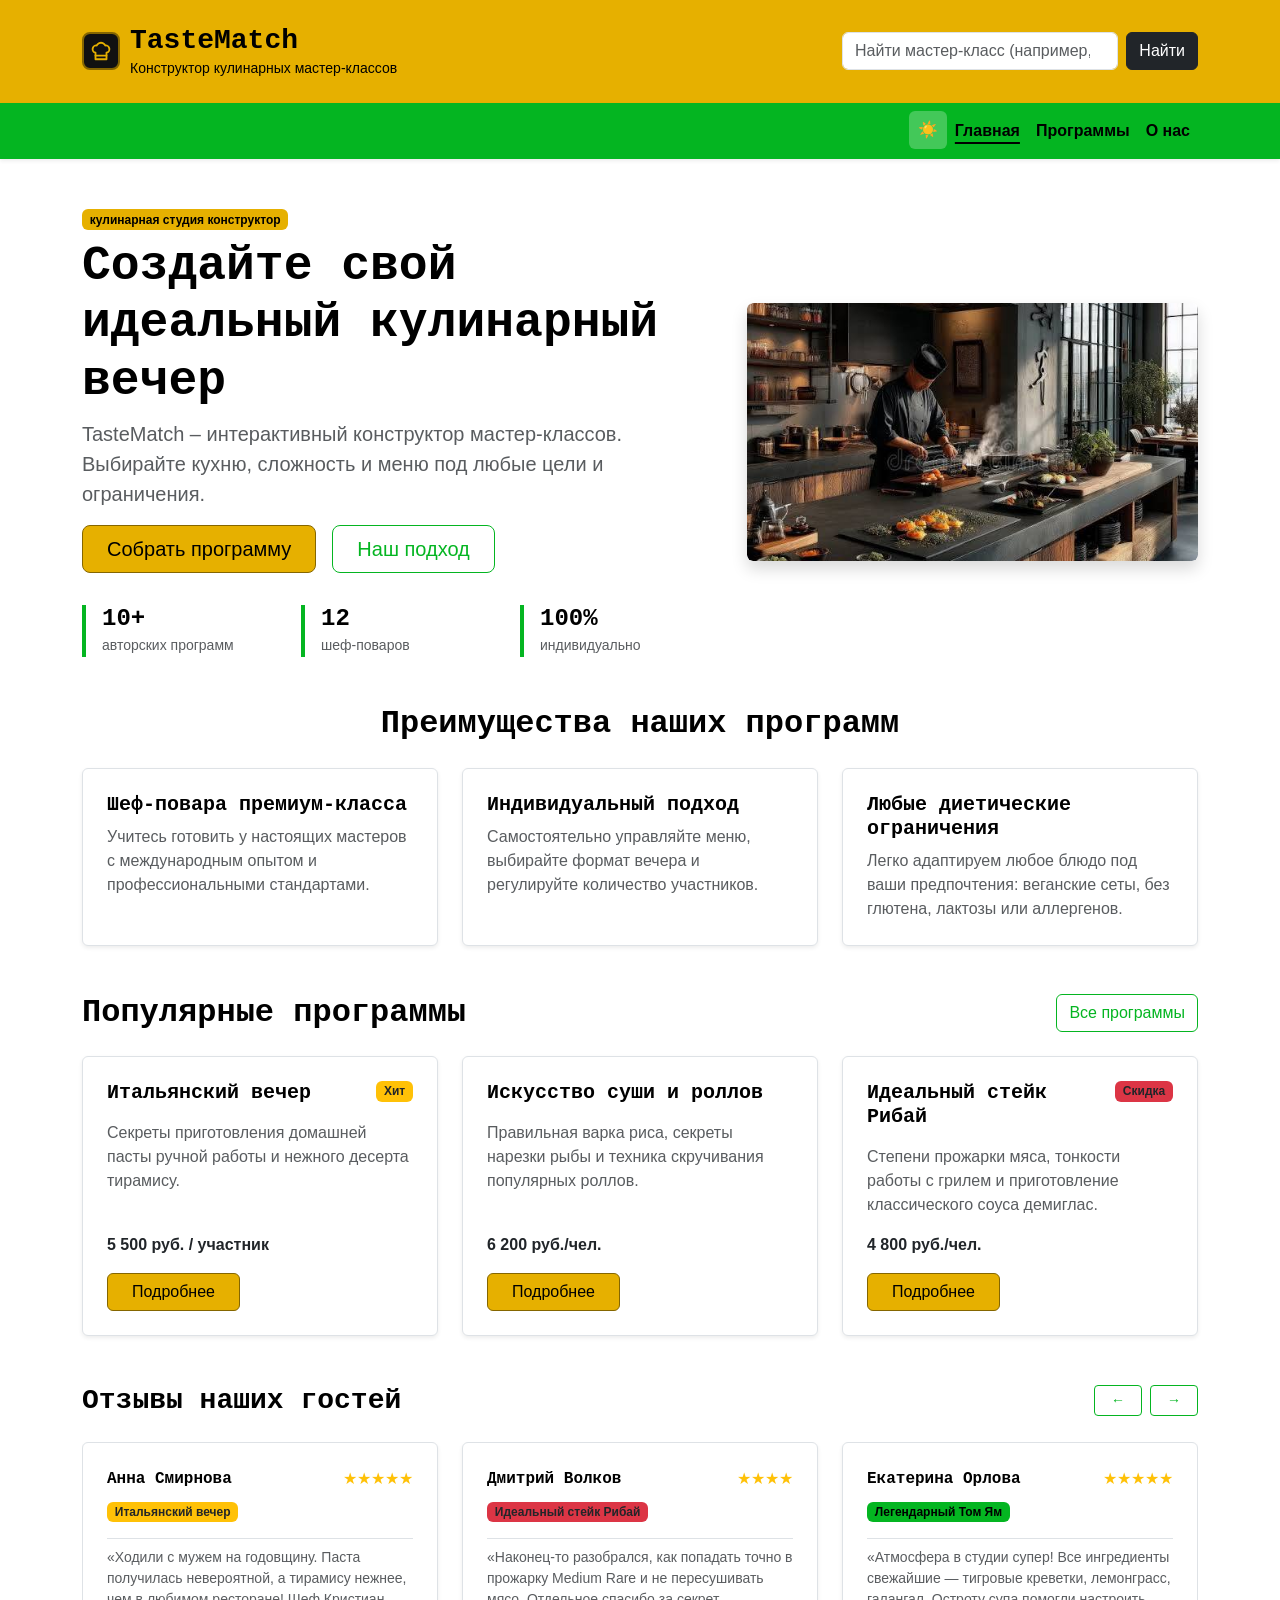
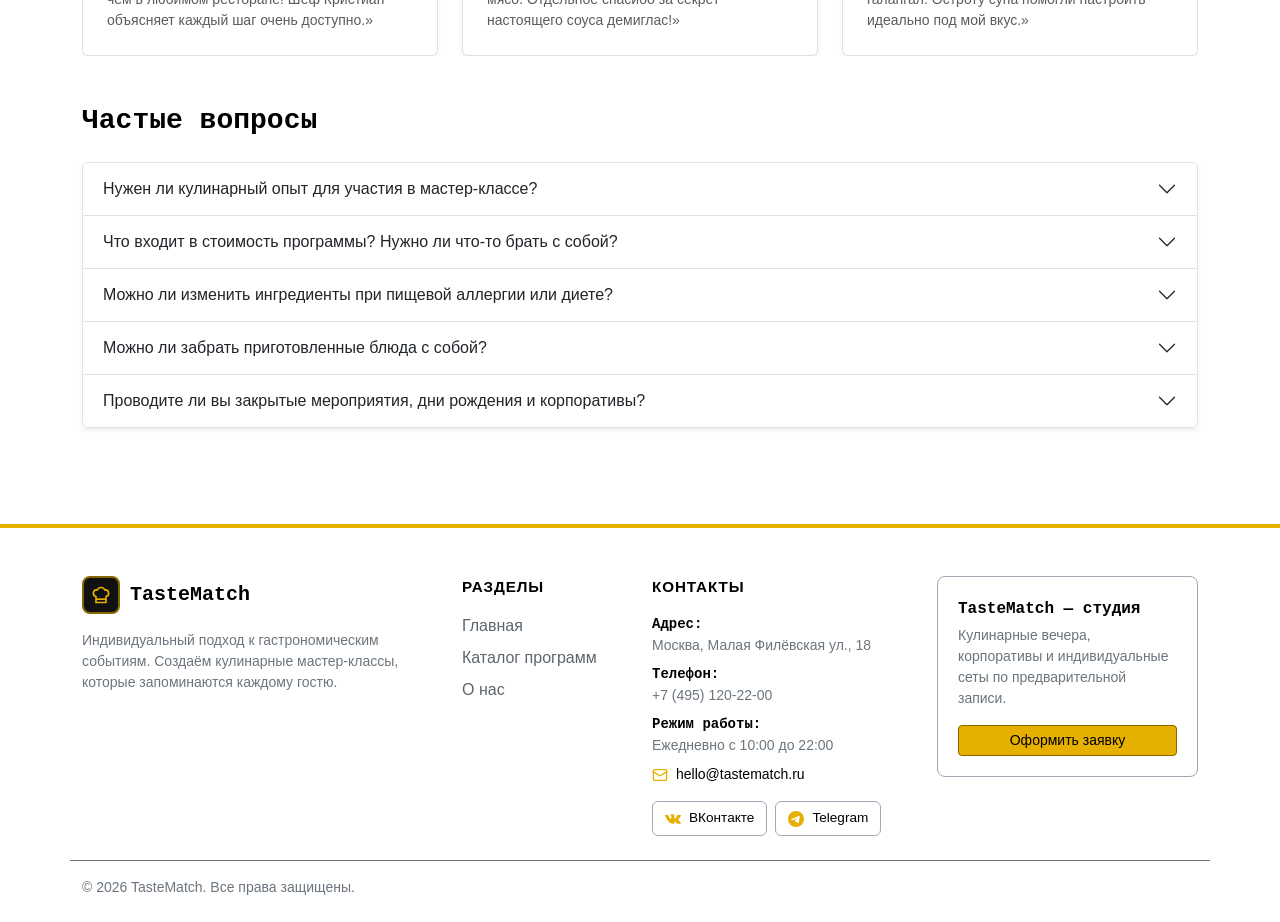
<file: index.html>
<!DOCTYPE html>
<html lang="ru">

<head>
  <meta charset="UTF-8">
  <meta name="viewport" content="width=device-width, initial-scale=1.0">
  <title>Главная — TasteMatch</title>
  <link href="https://cdn.jsdelivr.net/npm/bootstrap@5.3.3/dist/css/bootstrap.min.css" rel="stylesheet">
  <link rel="stylesheet" href="css/custom.css">
</head>

<body>
  <header class="bg-primary py-4">
    <div class="container">
      <div class="row align-items-center">
        <div class="col-12 col-md-8">
          <a href="index.html" class="brand-logo">
            <span class="brand-logo-icon">
              <svg width="22" height="22" viewBox="0 0 24 24" fill="none" stroke="currentColor" stroke-width="2"
                stroke-linecap="round" stroke-linejoin="round">
                <path
                  d="M6 13.87A4 4 0 0 1 7.41 6a5.11 5.11 0 0 1 1.05-1.54 5 5 0 0 1 7.08 0A5.11 5.11 0 0 1 16.59 6 4 4 0 0 1 18 13.87V21H6Z" />
                <line x1="6" y1="17" x2="18" y2="17" />
              </svg>
            </span>
            <div>
              <h1 class="h3 mb-0 main-text">TasteMatch</h1>
              <p class="mb-0 small">Конструктор кулинарных мастер-классов</p>
            </div>
          </a>
        </div>

        <div class="col-12 col-md-4">
          <form id="siteSearchForm" class="d-flex" role="search">
            <input id="siteSearchInput" class="form-control me-2" type="search"
              placeholder="Найти мастер-класс (например, том ям, стейк)..." aria-label="Поиск по программам">
            <button class="btn btn-dark" type="submit">Найти</button>
          </form>
        </div>
      </div>
    </div>
  </header>

  <nav class="navbar navbar-expand-lg bg-secondary sticky-top shadow-sm">
    <div class="container">
      <div class="collapse navbar-collapse" id="mainNavbar">
        <ul class="navbar-nav ms-auto">
          <div class="ms-lg-3 mt-2 mt-lg-0">
            <button id="themeToggle" class="rounded theme-toggle-btn" type="button" title="Переключить тему"
              aria-label="Переключить тему">
              <span id="themeIcon">☀️</span>
            </button>
          </div>
          <li class="nav-item"><a class="nav-link active" href="index.html">Главная</a></li>
          <li class="nav-item"><a class="nav-link" href="catalog.html">Программы</a></li>
          <li class="nav-item"><a class="nav-link" href="about.html">О нас</a></li>
        </ul>
      </div>
    </div>
  </nav>

  <main>
    <section class="container my-5 animate-fade-up">
      <div class="row align-items-center g-4">
        <div class="col-12 col-lg-7">
          <span class="badge btn-primary text-dark mb-2">кулинарная студия конструктор</span>
          <h2 class="display-5 fw-bold main-text">
            Создайте свой идеальный кулинарный вечер
          </h2>
          <p class="lead text-muted">
            TasteMatch – интерактивный конструктор мастер-классов.
            Выбирайте кухню, сложность и меню под любые цели и ограничения.
          </p>
          <div class="d-flex flex-wrap gap-3 mb-4">
            <a class="btn btn-primary btn-lg px-4" href="catalog.html">
              Собрать программу
            </a>
            <a class="btn btn-outline-primary btn-lg px-4" href="about.html">
              Наш подход
            </a>
          </div>

          <div class="row g-3 pt-2">
            <div class="col-4">
              <div class="stat-box">
                <div class="h4 fw-bold main-text mb-0 counter" data-target="10" data-suffix="+">0+</div>
                <small class="text-muted">авторских программ</small>
              </div>
            </div>
            <div class="col-4">
              <div class="stat-box">
                <div class="h4 fw-bold main-text mb-0 counter" data-target="12">0</div>
                <small class="text-muted">шеф-поваров</small>
              </div>
            </div>
            <div class="col-4">
              <div class="stat-box">
                <div class="h4 fw-bold main-text mb-0 counter" data-target="100" data-suffix="%">0%</div>
                <small class="text-muted">индивидуально</small>
              </div>
            </div>
          </div>
        </div>

        <div class="col-12 col-lg-5">
          <div class="img-zoom-wrapper shadow">
            <img class="img-fluid rounded w-100" src="images/main_kithcen_image.png"
              alt="Кулинарный мастер-класс TasteMatch">
          </div>
        </div>
      </div>
    </section>

    <section class="container my-5 animate-fade-up delay-1">
      <h2 class="text-center mb-4 main-text">Преимущества наших программ</h2>

      <div class="row g-4">
        <div class="col-12 col-md-4">
          <div class="p-4 border rounded h-100 hover-card shadow-sm">
            <h3 class="h5 main-text">Шеф-повара премиум-класса</h3>
            <p class="mb-0 text-muted">
              Учитесь готовить у настоящих мастеров с международным опытом и профессиональными стандартами.
            </p>
          </div>
        </div>

        <div class="col-12 col-md-4">
          <div class="p-4 border rounded h-100 hover-card shadow-sm">
            <h3 class="h5 main-text">Индивидуальный подход</h3>
            <p class="mb-0 text-muted">
              Самостоятельно управляйте меню, выбирайте формат вечера и регулируйте количество участников.
            </p>
          </div>
        </div>

        <div class="col-12 col-md-4">
          <div class="p-4 border rounded h-100 hover-card shadow-sm">
            <h3 class="h5 main-text">Любые диетические ограничения</h3>
            <p class="mb-0 text-muted">
              Легко адаптируем любое блюдо под ваши предпочтения: веганские сеты, без глютена, лактозы или аллергенов.
            </p>
          </div>
        </div>
      </div>
    </section>

    <section class="container my-5 animate-fade-up delay-2">
      <div class="d-flex justify-content-between align-items-center mb-4">
        <h2 class="mb-0 main-text" id="popular">Популярные программы</h2>
        <a class="btn btn-outline-primary" href="catalog.html">
          Все программы
        </a>
      </div>

      <div class="row g-4">
        <div class="col-12 col-md-6 col-lg-4">
          <div class="border rounded h-100 p-4 hover-card shadow-sm d-flex flex-column">
            <div class="d-flex justify-content-between align-items-start mb-3">
              <h3 class="h5 main-text mb-0">Итальянский вечер</h3>
              <span class="badge bg-warning text-dark">Хит</span>
            </div>
            <p class="text-muted">
              Секреты приготовления домашней пасты ручной работы и нежного десерта тирамису.
            </p>
            <p class="fw-bold mb-3 mt-auto">5 500 руб. / участник</p>
            <div>
              <a class="btn btn-primary px-4" href="product.html">
                Подробнее
              </a>
            </div>
          </div>
        </div>
        <div class="col-12 col-md-6 col-lg-4">
          <div class="border rounded h-100 p-4 hover-card shadow-sm d-flex flex-column">
            <div class="d-flex justify-content-between align-items-start mb-3">
              <h3 class="h5 main-text mb-0">Искусство суши и роллов</h3>
            </div>
            <p class="text-muted">
              Правильная варка риса, секреты нарезки рыбы и техника скручивания популярных роллов.
            </p>
            <p class="fw-bold mb-3 mt-auto">6 200 руб./чел.</p>
            <div>
              <a class="btn btn-primary px-4" href="product.html">
                Подробнее
              </a>
            </div>
          </div>
        </div>

        <div class="col-12 col-md-6 col-lg-4">
          <div class="border rounded h-100 p-4 hover-card shadow-sm d-flex flex-column">
            <div class="d-flex justify-content-between align-items-start mb-3">
              <h3 class="h5 main-text mb-0">Идеальный стейк Рибай</h3>
              <span class="badge bg-danger text-dark">Скидка</span>
            </div>
            <p class="text-muted">
              Степени прожарки мяса, тонкости работы с грилем и приготовление классического соуса демиглас.
            </p>
            <p class="fw-bold mb-3 mt-auto">4 800 руб./чел.</p>
            <div>
              <a class="btn btn-primary px-4" href="product.html">
                Подробнее
              </a>
            </div>
          </div>
        </div>
      </div>
    </section>

    <section class="container my-5">
      <div class="d-flex justify-content-between align-items-center mb-4">
        <h2 class="h3 mb-0 main-text">Отзывы наших гостей</h2>
        <div class="d-flex gap-2">
          <button class="btn btn-outline-primary btn-sm px-3" type="button" data-bs-target="#reviewsCarousel"
            data-bs-slide="prev">←</button>
          <button class="btn btn-outline-primary btn-sm px-3" type="button" data-bs-target="#reviewsCarousel"
            data-bs-slide="next">→</button>
        </div>
      </div>

      <div id="reviewsCarousel" class="carousel slide" data-bs-ride="carousel">
        <div class="carousel-inner">
          <div class="carousel-item active">
            <div class="row g-4">
              <div class="col-12 col-md-4">
                <div class="p-4 border rounded bg-white h-100 shadow-sm">
                  <div class="d-flex justify-content-between align-items-center mb-2">
                    <strong class="main-text">Анна Смирнова</strong>
                    <span class="text-warning">★★★★★</span>
                  </div>
                  <span class="badge bg-warning text-dark mb-2">Итальянский вечер</span>
                  <p class="border-top mt-2 pt-2 text-muted small mb-0">
                    «Ходили с мужем на годовщину. Паста получилась невероятной, а тирамису нежнее, чем в любимом
                    ресторане! Шеф Кристиан объясняет каждый шаг очень доступно.»
                  </p>
                </div>
              </div>

              <div class="col-12 col-md-4">
                <div class="p-4 border rounded bg-white h-100 shadow-sm">
                  <div class="d-flex justify-content-between align-items-center mb-2">
                    <strong class="main-text">Дмитрий Волков</strong>
                    <span class="text-warning">★★★★</span>
                  </div>
                  <span class="badge bg-danger text-dark mb-2">Идеальный стейк Рибай</span>
                  <p class="border-top mt-2 pt-2 text-muted small mb-0">
                    «Наконец-то разобрался, как попадать точно в прожарку Medium Rare и не пересушивать мясо. Отдельное
                    спасибо за секрет настоящего соуса демиглас!»
                  </p>
                </div>
              </div>

              <div class="col-12 col-md-4">
                <div class="p-4 border rounded bg-white h-100 shadow-sm">
                  <div class="d-flex justify-content-between align-items-center mb-2">
                    <strong class="main-text">Екатерина Орлова</strong>
                    <span class="text-warning">★★★★★</span>
                  </div>
                  <span class="badge bg-success text-dark mb-2">Легендарный Том Ям</span>
                  <p class="border-top mt-2 pt-2 text-muted small mb-0">
                    «Атмосфера в студии супер! Все ингредиенты свежайшие — тигровые креветки, лемонграсс, галангал.
                    Остроту супа помогли настроить идеально под мой вкус.»
                  </p>
                </div>
              </div>
            </div>
          </div>

          <!-- Слайд 2 (Отзывы 4-6) -->
          <div class="carousel-item">
            <div class="row g-4">
              <div class="col-12 col-md-4">
                <div class="p-4 border rounded bg-white h-100 shadow-sm">
                  <div class="d-flex justify-content-between align-items-center mb-2">
                    <strong class="main-text">Максим Лебедев</strong>
                    <span class="text-warning">★★★★★</span>
                  </div>
                  <span class="badge bg-warning text-dark mb-2">Бургеры от шефа</span>
                  <p class="border-top mt-2 pt-2 text-muted small mb-0">
                    «Заказывали мастер-класс для корпоратива IT-отдела на 10 человек. Сами пекли бриошь и жарили
                    мраморные котлеты. Лучший тимбилдинг за последние годы!»
                  </p>
                </div>
              </div>
              <div class="col-12 col-md-4">
                <div class="p-4 border rounded bg-white h-100 shadow-sm">
                  <div class="d-flex justify-content-between align-items-center mb-2">
                    <strong class="main-text">Ольга Белова</strong>
                    <span class="text-warning">★★★★★</span>
                  </div>
                  <span class="badge bg-success text-dark mb-2">Веганский гастро-сет</span>
                  <p class="border-top mt-2 pt-2 text-muted small mb-0">
                    «Очень рада, что в TasteMatch учитывают аллергии и непереносимость глютена. Блюда получились яркими,
                    сытными и с ресторанной подачей.»
                  </p>
                </div>
              </div>

              <div class="col-12 col-md-4">
                <div class="p-4 border rounded bg-white h-100 shadow-sm">
                  <div class="d-flex justify-content-between align-items-center mb-2">
                    <strong class="main-text">Игорь Морозов</strong>
                    <span class="text-warning">★★★★</span>
                  </div>
                  <span class="badge bg-warning text-dark mb-2">Искусство суши и роллов</span>
                  <p class="border-top mt-2 pt-2 text-muted small mb-0">
                    «Раньше дома рис для роллов всегда разваливался. Шеф показал правильную пропорцию заправки и технику
                    нарезки лосося. Теперь кручу роллы каждые выходные!»
                  </p>
                </div>
              </div>
            </div>
          </div>
        </div>
      </div>
    </section>

    <section class="container my-5">
      <h2 class="h3 mb-4 main-text">Частые вопросы</h2>

      <div class="accordion shadow-sm" id="faqAccordion">
        <div class="accordion-item">
          <h3 class="accordion-header">
            <button class="accordion-button collapsed" type="button" data-bs-toggle="collapse" data-bs-target="#faqOne">
              Нужен ли кулинарный опыт для участия в мастер-классе?
            </button>
          </h3>
          <div id="faqOne" class="accordion-collapse collapse" data-bs-parent="#faqAccordion">
            <div class="accordion-body text-muted">
              Опыт совершенно не требуется! Наши программы рассчитаны как на новичков, так и на увлечённых кулинаров.
              Шеф-повар пошагово показывает каждую технику и помогает на всех этапах приготовления.
            </div>
          </div>
        </div>

        <div class="accordion-item">
          <h3 class="accordion-header">
            <button class="accordion-button collapsed" type="button" data-bs-toggle="collapse" data-bs-target="#faqTwo">
              Что входит в стоимость программы? Нужно ли что-то брать с собой?
            </button>
          </h3>
          <div id="faqTwo" class="accordion-collapse collapse" data-bs-parent="#faqAccordion">
            <div class="accordion-body text-muted">
              В стоимость уже включены все фермерские продукты, специи, фирменный фартук, профессиональный инвентарь,
              приветственные напитки (чай, кофе, лимонады) и электронный сборник рецептов после вечера. С собой брать
              ничего не нужно.
            </div>
          </div>
        </div>

        <div class="accordion-item">
          <h3 class="accordion-header">
            <button class="accordion-button collapsed" type="button" data-bs-toggle="collapse"
              data-bs-target="#faqThree">
              Можно ли изменить ингредиенты при пищевой аллергии или диете?
            </button>
          </h3>
          <div id="faqThree" class="accordion-collapse collapse" data-bs-parent="#faqAccordion">
            <div class="accordion-body text-muted">
              Да! При оформлении заявки просто укажите в комментарии ваши ограничения (без лактозы, без глютена,
              аллергия на орехи или морепродукты). Мы заранее подготовим для вашей станции безопасную альтернативу без
              потери вкуса.
            </div>
          </div>
        </div>
        <div class="accordion-item">
          <h3 class="accordion-header">
            <button class="accordion-button collapsed" type="button" data-bs-toggle="collapse"
              data-bs-target="#faqFour">
              Можно ли забрать приготовленные блюда с собой?
            </button>
          </h3>
          <div id="faqFour" class="accordion-collapse collapse" data-bs-parent="#faqAccordion">
            <div class="accordion-body text-muted">
              После завершения готовки вас ждёт сервированный ужин в нашей дегустационной зоне. Если порции окажутся
              слишком большими, мы бесплатно упакуем блюда в удобные крафтовые термобоксы с собой.
            </div>
          </div>
        </div>

        <div class="accordion-item">
          <h3 class="accordion-header">
            <button class="accordion-button collapsed" type="button" data-bs-toggle="collapse"
              data-bs-target="#faqFive">
              Проводите ли вы закрытые мероприятия, дни рождения и корпоративы?
            </button>
          </h3>
          <div id="faqFive" class="accordion-collapse collapse" data-bs-parent="#faqAccordion">
            <div class="accordion-body text-muted">
              Конечно! Мы проводим закрытые кулинарные вечеринки, свидания для двоих, девичники и корпоративные
              тимбилдинги для групп от 2 до 24 человек с возможностью составить индивидуальное меню.
            </div>
          </div>
        </div>
      </div>
    </section>
  </main>

  <footer class="custom-footer pt-5 pb-4 mt-5">
    <div class="container">
      <div class="row g-4 pb-4 border-bottom border-secondary">
        <div class="col-12 col-lg-4">
          <a href="index.html" class="brand-logo mb-3">
            <span class="brand-logo-icon">
              <svg width="20" height="20" viewBox="0 0 24 24" fill="none" stroke="currentColor" stroke-width="2">
                <path
                  d="M6 13.87A4 4 0 0 1 7.41 6a5.11 5.11 0 0 1 1.05-1.54 5 5 0 0 1 7.08 0A5.11 5.11 0 0 1 16.59 6 4 4 0 0 1 18 13.87V21H6Z" />
                <line x1="6" y1="17" x2="18" y2="17" />
              </svg>
            </span>
            <span class="h5 mb-0 main-text">TasteMatch</span>
          </a>
          <p class="text-secondary small mb-3">
            Индивидуальный подход к гастрономическим событиям. Создаём кулинарные мастер-классы, которые запоминаются
            каждому гостю.
          </p>
        </div>

        <div class="col-6 col-md-4 col-lg-2">
          <div class="footer-title">Разделы</div>
          <ul class="list-unstyled mb-0">
            <li><a class="footer-link" href="index.html">Главная</a></li>
            <li><a class="footer-link" href="catalog.html">Каталог программ</a></li>
            <li><a class="footer-link" href="about.html">О нас</a></li>
          </ul>
        </div>

        <div class="col-6 col-md-4 col-lg-3">
          <div class="footer-title">Контакты</div>
          <ul class="list-unstyled small text-secondary mb-3">
            <li class="mb-2"><strong class="main-text d-block">Адрес:</strong> Москва, Малая Филёвская ул., 18</li>
            <li class="mb-2"><strong class="main-text d-block">Телефон:</strong> +7 (495) 120-22-00</li>
            <li class="mb-2"><strong class="main-text d-block">Режим работы:</strong> Ежедневно с 10:00 до 22:00</li>
            <li class="d-flex align-items-center gap-2 mt-2">
              <svg width="16" height="16" viewBox="0 0 24 24" fill="none" stroke="#e6b000" stroke-width="2"
                stroke-linecap="round" stroke-linejoin="round">
                <rect width="20" height="16" x="2" y="4" rx="2" />
                <path d="m22 7-8.97 5.7a1.94 1.94 0 0 1-2.06 0L2 7" />
              </svg>
              <a href="mailto:hello@tastematch.ru" class="text-decoration-none">hello@tastematch.ru</a>
            </li>
          </ul>

          <div class="d-flex flex-wrap gap-2">
            <a href="https://vk.com" target="_blank" rel="noopener" class="social-footer-btn">
              <svg width="16" height="16" viewBox="0 0 24 24" fill="#e6b000">
                <path
                  d="M13.162 18.994c.609 0 .858-.406.851-.915-.031-1.917.714-2.949 2.059-1.604 1.488 1.488 1.796 2.519 3.603 2.519h3.2c.808 0 1.126-.26 1.126-.668 0-.863-1.421-2.386-2.625-3.504-1.686-1.565-1.765-1.602-.313-3.486 1.801-2.339 4.157-5.336 2.073-5.336h-3.981c-.772 0-.828.435-1.103 1.083-.995 2.347-2.886 5.387-3.604 4.922-.751-.485-.407-2.406-.35-5.261.015-.754.011-1.271-1.141-1.539-.629-.145-1.241-.205-1.809-.205-2.273 0-3.841.953-2.95 1.119 1.571.293 1.42 3.692 1.054 5.16-.638 2.556-3.036-2.024-4.035-4.305-.241-.548-.315-.974-1.175-.974h-3.255c-.492 0-.787.16-.787.516 0 .602 2.96 6.72 5.786 9.77 2.756 2.975 5.48 2.708 7.376 2.708z" />
              </svg>
              <span class="text-black">ВКонтакте</span>
            </a>

            <a href="https://t.me" target="_blank" rel="noopener" class="social-footer-btn">
              <svg width="16" height="16" viewBox="0 0 24 24" fill="#e6b000">
                <path
                  d="M11.944 0A12 12 0 0 0 0 12a12 12 0 0 0 12 12 12 12 0 0 0 12-12A12 12 0 0 0 12 0a12 12 0 0 0-.056 0zm4.962 7.224c.1-.002.321.023.465.14a.506.506 0 0 1 .171.325c.016.093.036.306.02.472-.18 1.898-.962 6.502-1.36 8.627-.168.9-.499 1.201-.82 1.23-.696.065-1.225-.46-1.9-.902-1.056-.693-1.653-1.124-2.678-1.8-1.185-.78-.417-1.21.258-1.91.177-.184 3.247-2.977 3.307-3.23.007-.032.014-.15-.056-.212s-.174-.041-.249-.024c-.106.024-1.793 1.14-5.061 3.345-.48.33-.913.49-1.302.48-.428-.008-1.252-.241-1.865-.44-.752-.245-1.349-.374-1.297-.789.027-.216.325-.437.893-.663 3.498-1.524 5.83-2.529 6.998-3.014 3.332-1.386 4.025-1.627 4.476-1.635z" />
              </svg>
              <span class="text-black">Telegram</span>
            </a>
          </div>
        </div>

        <div class="col-12 col-md-4 col-lg-3">
          <div class="footer-contact-box">
            <div class="fw-bold mb-1 main-text">TasteMatch — студия</div>
            <p class="small text-secondary mb-3">
              Кулинарные вечера, корпоративы и индивидуальные сеты по предварительной записи.
            </p>
            <a href="order.html" class="btn btn-primary btn-sm w-100">Оформить заявку</a>
          </div>
        </div>
      </div>

      <div class="d-flex flex-column flex-md-row justify-content-between align-items-center pt-3 small text-secondary">
        <p class="mb-2 mb-md-0">&copy; 2026 TasteMatch. Все права защищены.</p>
      </div>
    </div>
  </footer>

  <script src="https://cdn.jsdelivr.net/npm/bootstrap@5.3.3/dist/js/bootstrap.bundle.min.js"></script>
  <script src="js/toggle_theme.js"></script>
  <script src="js/counter.js"></script>
  <script src="js/search.js"></script>
</body>

</html>
</file>
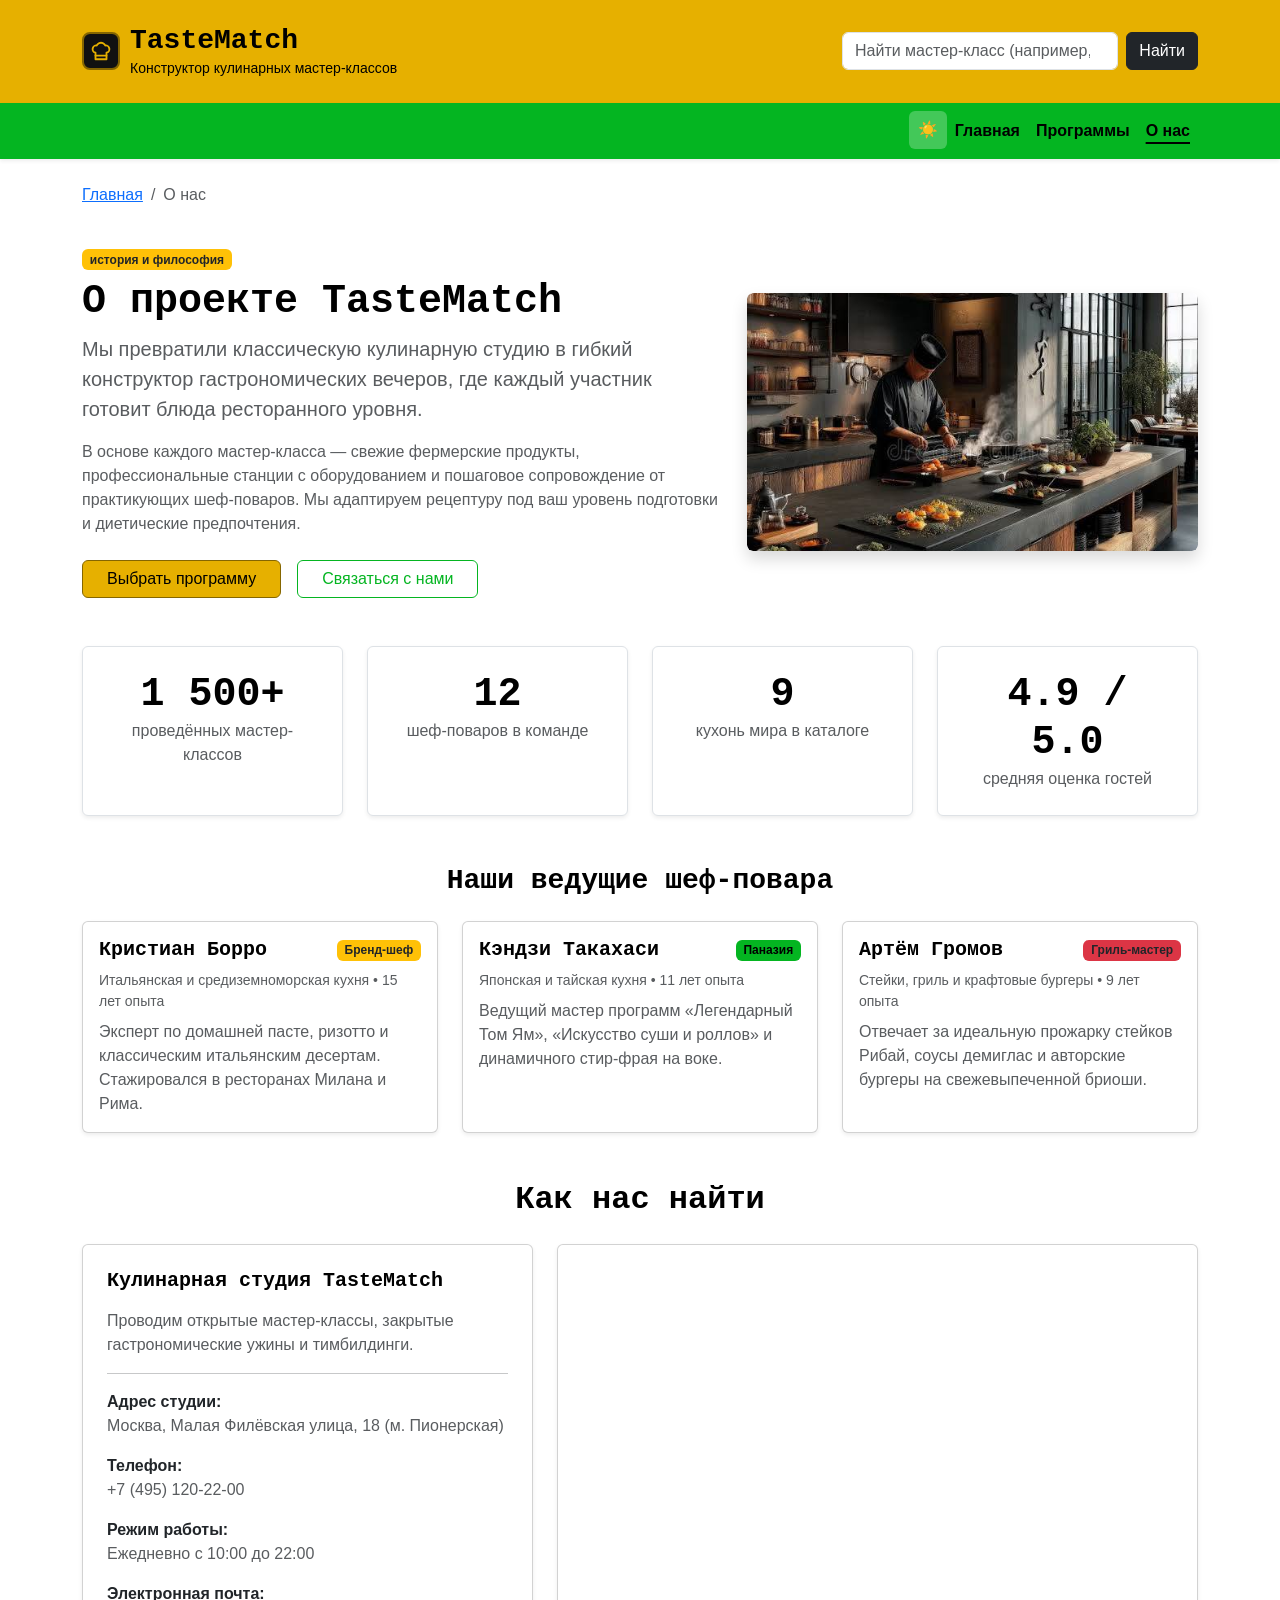
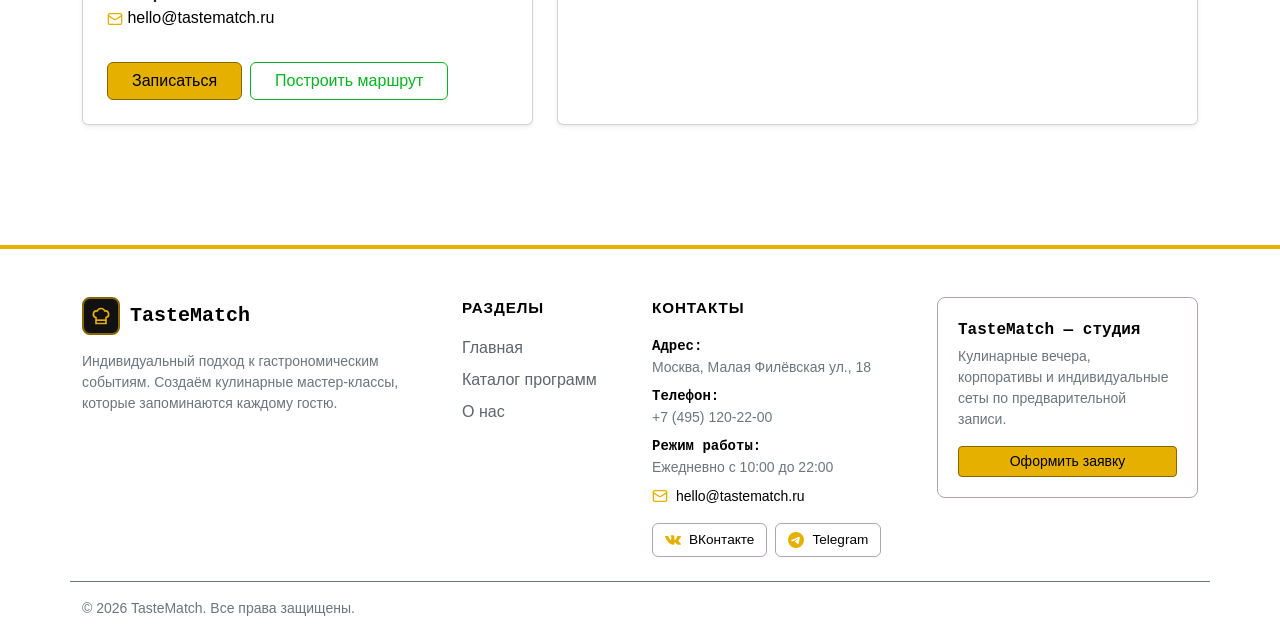
<file: about.html>
<!DOCTYPE html>
<html lang="ru">

<head>
  <meta charset="UTF-8">
  <meta name="viewport" content="width=device-width, initial-scale=1.0">
  <title>Главная — TasteMatch</title>
  <link href="https://cdn.jsdelivr.net/npm/bootstrap@5.3.3/dist/css/bootstrap.min.css" rel="stylesheet">
  <link rel="stylesheet" href="css/custom.css">
</head>

<body>
  <header class="bg-primary py-4">
    <div class="container">
      <div class="row align-items-center">
        <div class="col-12 col-md-8">
          <a href="index.html" class="brand-logo">
            <span class="brand-logo-icon">
              <svg width="22" height="22" viewBox="0 0 24 24" fill="none" stroke="currentColor" stroke-width="2"
                stroke-linecap="round" stroke-linejoin="round">
                <path
                  d="M6 13.87A4 4 0 0 1 7.41 6a5.11 5.11 0 0 1 1.05-1.54 5 5 0 0 1 7.08 0A5.11 5.11 0 0 1 16.59 6 4 4 0 0 1 18 13.87V21H6Z" />
                <line x1="6" y1="17" x2="18" y2="17" />
              </svg>
            </span>
            <div>
              <h1 class="h3 mb-0 main-text">TasteMatch</h1>
              <p class="mb-0 small">Конструктор кулинарных мастер-классов</p>
            </div>
          </a>
        </div>

        <div class="col-12 col-md-4">
          <form id="siteSearchForm" class="d-flex" role="search">
            <input id="siteSearchInput" class="form-control me-2" type="search"
              placeholder="Найти мастер-класс (например, том ям, стейк)..." aria-label="Поиск по программам">
            <button class="btn btn-dark" type="submit">Найти</button>
          </form>
        </div>
      </div>
    </div>
  </header>

  <nav class="navbar navbar-expand-lg bg-secondary sticky-top shadow-sm">
    <div class="container">
      <div class="collapse navbar-collapse" id="mainNavbar">
        <ul class="navbar-nav ms-auto">
          <div class="ms-lg-3 mt-2 mt-lg-0">
            <button id="themeToggle" class="rounded theme-toggle-btn" type="button" title="Переключить тему"
              aria-label="Переключить тему">
              <span id="themeIcon">☀️</span>
            </button>
          </div>
          <li class="nav-item"><a class="nav-link" href="index.html">Главная</a></li>
          <li class="nav-item"><a class="nav-link" href="catalog.html">Программы</a></li>
          <li class="nav-item"><a class="nav-link active" href="about.html">О нас</a></li>
        </ul>
      </div>
    </div>
  </nav>

  <main class="container my-4 animate-fade-up">
    <nav aria-label="breadcrumb">
      <ol class="breadcrumb">
        <li class="breadcrumb-item"><a href="index.html">Главная</a></li>
        <li class="breadcrumb-item active" aria-current="page">О нас</li>
      </ol>
    </nav>

    <section class="row align-items-center g-4 my-2">
      <div class="col-12 col-lg-7">
        <span class="badge bg-warning text-dark mb-2">история и философия</span>
        <h1 class="display-6 fw-bold main-text">О проекте TasteMatch</h1>
        <p class="lead text-muted">
          Мы превратили классическую кулинарную студию в гибкий конструктор гастрономических вечеров, где каждый
          участник готовит блюда ресторанного уровня.
        </p>
        <p class="text-muted">
          В основе каждого мастер-класса — свежие фермерские продукты, профессиональные станции с оборудованием и
          пошаговое сопровождение от практикующих шеф-поваров. Мы адаптируем рецептуру под ваш уровень подготовки и
          диетические предпочтения.
        </p>
        <div class="d-flex gap-3 mt-4">
          <a href="catalog.html" class="btn btn-primary px-4">Выбрать программу</a>
          <a href="contacts.html" class="btn btn-outline-primary px-4">Связаться с нами</a>
        </div>
      </div>

      <div class="col-12 col-lg-5">
        <div class="img-zoom-wrapper shadow">
          <img src="images/main_kithcen_image.png" class="img-fluid rounded w-100" alt="Студия TasteMatch">
        </div>
      </div>
    </section>

    <section class="my-5 animate-fade-up delay-1">
      <div class="row g-4 text-center">
        <div class="col-6 col-md-3">
          <div class="p-4 border rounded bg-white hover-card shadow-sm h-100">
            <div class="display-6 fw-bold main-text counter" data-target="1500" data-suffix="+">0+</div>
            <p class="text-muted mb-0">проведённых мастер-классов</p>
          </div>
        </div>
        <div class="col-6 col-md-3">
          <div class="p-4 border rounded bg-white hover-card shadow-sm h-100">
            <div class="display-6 fw-bold main-text counter" data-target="12">0</div>
            <p class="text-muted mb-0">шеф-поваров в команде</p>
          </div>
        </div>
        <div class="col-6 col-md-3">
          <div class="p-4 border rounded bg-white hover-card shadow-sm h-100">
            <div class="display-6 fw-bold main-text counter" data-target="9">0</div>
            <p class="text-muted mb-0">кухонь мира в каталоге</p>
          </div>
        </div>
        <div class="col-6 col-md-3">
          <div class="p-4 border rounded bg-white hover-card shadow-sm h-100">
            <div class="display-6 fw-bold main-text counter" data-target="4.9" data-suffix=" / 5.0">0 / 5.0</div>
            <p class="text-muted mb-0">средняя оценка гостей</p>
          </div>
        </div>
      </div>
    </section>

    <section class="my-5 animate-fade-up delay-2">
      <h2 class="h3 mb-4 main-text text-center">Наши ведущие шеф-повара</h2>
      <div class="row g-4">
        <div class="col-12 col-md-4">
          <div class="card h-100 shadow-sm hover-card">
            <div class="card-body">
              <div class="d-flex justify-content-between align-items-center mb-2">
                <h3 class="h5 main-text mb-0">Кристиан Борро</h3>
                <span class="badge bg-warning text-dark">Бренд-шеф</span>
              </div>
              <p class="text-muted small mb-2">Итальянская и средиземноморская кухня • 15 лет опыта</p>
              <p class="card-text text-muted mb-0">
                Эксперт по домашней пасте, ризотто и классическим итальянским десертам. Стажировался в ресторанах Милана
                и Рима.
              </p>
            </div>
          </div>
        </div>

        <div class="col-12 col-md-4">
          <div class="card h-100 shadow-sm hover-card">
            <div class="card-body">
              <div class="d-flex justify-content-between align-items-center mb-2">
                <h3 class="h5 main-text mb-0">Кэндзи Такахаси</h3>
                <span class="badge bg-success text-dark">Паназия</span>
              </div>
              <p class="text-muted small mb-2">Японская и тайская кухня • 11 лет опыта</p>
              <p class="card-text text-muted mb-0">
                Ведущий мастер программ «Легендарный Том Ям», «Искусство суши и роллов» и динамичного стир-фрая на воке.
              </p>
            </div>
          </div>
        </div>
        <div class="col-12 col-md-4">
          <div class="card h-100 shadow-sm hover-card">
            <div class="card-body">
              <div class="d-flex justify-content-between align-items-center mb-2">
                <h3 class="h5 main-text mb-0">Артём Громов</h3>
                <span class="badge bg-danger text-dark">Гриль-мастер</span>
              </div>
              <p class="text-muted small mb-2">Стейки, гриль и крафтовые бургеры • 9 лет опыта</p>
              <p class="card-text text-muted mb-0">
                Отвечает за идеальную прожарку стейков Рибай, соусы демиглас и авторские бургеры на свежевыпеченной
                бриоши.
              </p>
            </div>
          </div>
        </div>
      </div>
    </section>

    <h1 class="h2 main-text text-center mb-4">Как нас найти</h1>
    <div class="row g-4 mb-5">
      <div class="col-12 col-lg-5">
        <div class="card h-100 shadow-sm hover-card">
          <div class="card-body p-4 d-flex flex-column justify-content-between">
            <div>
              <h2 class="h5 main-text mb-3">Кулинарная студия TasteMatch</h2>
              <p class="text-muted">
                Проводим открытые мастер-классы, закрытые гастрономические ужины и тимбилдинги.
              </p>
              <hr>
              <div class="mb-3">
                <strong class="d-block">Адрес студии:</strong>
                <span class="text-muted">Москва, Малая Филёвская улица, 18 (м. Пионерская)</span>
              </div>
              <div class="mb-3">
                <strong class="d-block">Телефон:</strong>
                <a href="tel:+74951202200" class="text-decoration-none text-muted">+7 (495) 120-22-00</a>
              </div>
              <div class="mb-3">
                <strong class="d-block">Режим работы:</strong>
                <span class="text-muted">Ежедневно с 10:00 до 22:00</span>
              </div>
              <div class="mb-3">
                <strong class="d-block">Электронная почта:</strong>
                <svg width="16" height="16" viewBox="0 0 24 24" fill="none" stroke="#e6b000" stroke-width="2"
                  stroke-linecap="round" stroke-linejoin="round">
                  <rect width="20" height="16" x="2" y="4" rx="2" />
                  <path d="m22 7-8.97 5.7a1.94 1.94 0 0 1-2.06 0L2 7" />
                </svg>
                <a href="mailto:hello@tastematch.ru" class="text-decoration-none text-mutd">hello@tastematch.ru</a>
              </div>
            </div>

            <div class="d-flex gap-2 mt-3">
              <a href="order.html" class="btn btn-primary px-4">Записаться</a>
              <a href="https://yandex.ru/maps" target="_blank" rel="noopener"
                class="btn btn-outline-primary px-4">Построить маршрут</a>
            </div>
          </div>
        </div>
      </div>

      <div class="col-12 col-lg-7">
        <div class="card h-100 shadow-sm overflow-hidden">
          <iframe title="Карта проезда TasteMatch"
            src="https://www.openstreetmap.org/export/embed.html?bbox=37.4450%2C55.7330%2C37.4650%2C55.7430&amp;layer=mapnik"
            style="border:0; min-height: 360px; width: 100%; height: 100%;" loading="lazy"></iframe>
        </div>
      </div>
    </div>
  </main>

  <footer class="custom-footer pt-5 pb-4 mt-5">
    <div class="container">
      <div class="row g-4 pb-4 border-bottom border-secondary">
        <div class="col-12 col-lg-4">
          <a href="index.html" class="brand-logo mb-3">
            <span class="brand-logo-icon">
              <svg width="20" height="20" viewBox="0 0 24 24" fill="none" stroke="currentColor" stroke-width="2">
                <path
                  d="M6 13.87A4 4 0 0 1 7.41 6a5.11 5.11 0 0 1 1.05-1.54 5 5 0 0 1 7.08 0A5.11 5.11 0 0 1 16.59 6 4 4 0 0 1 18 13.87V21H6Z" />
                <line x1="6" y1="17" x2="18" y2="17" />
              </svg>
            </span>
            <span class="h5 mb-0 main-text">TasteMatch</span>
          </a>
          <p class="text-secondary small mb-3">
            Индивидуальный подход к гастрономическим событиям. Создаём кулинарные мастер-классы, которые запоминаются
            каждому гостю.
          </p>
        </div>

        <div class="col-6 col-md-4 col-lg-2">
          <div class="footer-title">Разделы</div>
          <ul class="list-unstyled mb-0">
            <li><a class="footer-link" href="index.html">Главная</a></li>
            <li><a class="footer-link" href="catalog.html">Каталог программ</a></li>
            <li><a class="footer-link" href="about.html">О нас</a></li>
          </ul>
        </div>

        <div class="col-6 col-md-4 col-lg-3">
          <div class="footer-title">Контакты</div>
          <ul class="list-unstyled small text-secondary mb-3">
            <li class="mb-2"><strong class="main-text d-block">Адрес:</strong> Москва, Малая Филёвская ул., 18</li>
            <li class="mb-2"><strong class="main-text d-block">Телефон:</strong> +7 (495) 120-22-00</li>
            <li class="mb-2"><strong class="main-text d-block">Режим работы:</strong> Ежедневно с 10:00 до 22:00</li>
            <li class="d-flex align-items-center gap-2 mt-2">
              <svg width="16" height="16" viewBox="0 0 24 24" fill="none" stroke="#e6b000" stroke-width="2"
                stroke-linecap="round" stroke-linejoin="round">
                <rect width="20" height="16" x="2" y="4" rx="2" />
                <path d="m22 7-8.97 5.7a1.94 1.94 0 0 1-2.06 0L2 7" />
              </svg>
              <a href="mailto:hello@tastematch.ru" class="text-decoration-none">hello@tastematch.ru</a>
            </li>
          </ul>

          <div class="d-flex flex-wrap gap-2">
            <a href="https://vk.com" target="_blank" rel="noopener" class="social-footer-btn">
              <svg width="16" height="16" viewBox="0 0 24 24" fill="#e6b000">
                <path
                  d="M13.162 18.994c.609 0 .858-.406.851-.915-.031-1.917.714-2.949 2.059-1.604 1.488 1.488 1.796 2.519 3.603 2.519h3.2c.808 0 1.126-.26 1.126-.668 0-.863-1.421-2.386-2.625-3.504-1.686-1.565-1.765-1.602-.313-3.486 1.801-2.339 4.157-5.336 2.073-5.336h-3.981c-.772 0-.828.435-1.103 1.083-.995 2.347-2.886 5.387-3.604 4.922-.751-.485-.407-2.406-.35-5.261.015-.754.011-1.271-1.141-1.539-.629-.145-1.241-.205-1.809-.205-2.273 0-3.841.953-2.95 1.119 1.571.293 1.42 3.692 1.054 5.16-.638 2.556-3.036-2.024-4.035-4.305-.241-.548-.315-.974-1.175-.974h-3.255c-.492 0-.787.16-.787.516 0 .602 2.96 6.72 5.786 9.77 2.756 2.975 5.48 2.708 7.376 2.708z" />
              </svg>
              <span class="text-black">ВКонтакте</span>
            </a>

            <a href="https://t.me" target="_blank" rel="noopener" class="social-footer-btn">
              <svg width="16" height="16" viewBox="0 0 24 24" fill="#e6b000">
                <path
                  d="M11.944 0A12 12 0 0 0 0 12a12 12 0 0 0 12 12 12 12 0 0 0 12-12A12 12 0 0 0 12 0a12 12 0 0 0-.056 0zm4.962 7.224c.1-.002.321.023.465.14a.506.506 0 0 1 .171.325c.016.093.036.306.02.472-.18 1.898-.962 6.502-1.36 8.627-.168.9-.499 1.201-.82 1.23-.696.065-1.225-.46-1.9-.902-1.056-.693-1.653-1.124-2.678-1.8-1.185-.78-.417-1.21.258-1.91.177-.184 3.247-2.977 3.307-3.23.007-.032.014-.15-.056-.212s-.174-.041-.249-.024c-.106.024-1.793 1.14-5.061 3.345-.48.33-.913.49-1.302.48-.428-.008-1.252-.241-1.865-.44-.752-.245-1.349-.374-1.297-.789.027-.216.325-.437.893-.663 3.498-1.524 5.83-2.529 6.998-3.014 3.332-1.386 4.025-1.627 4.476-1.635z" />
              </svg>
              <span class="text-black">Telegram</span>
            </a>
          </div>
        </div>

        <div class="col-12 col-md-4 col-lg-3">
          <div class="footer-contact-box">
            <div class="fw-bold mb-1 main-text">TasteMatch — студия</div>
            <p class="small text-secondary mb-3">
              Кулинарные вечера, корпоративы и индивидуальные сеты по предварительной записи.
            </p>
            <a href="order.html" class="btn btn-primary btn-sm w-100">Оформить заявку</a>
          </div>
        </div>
      </div>

      <div class="d-flex flex-column flex-md-row justify-content-between align-items-center pt-3 small text-secondary">
        <p class="mb-2 mb-md-0">&copy; 2026 TasteMatch. Все права защищены.</p>
      </div>
    </div>
  </footer>

  <script src="https://cdn.jsdelivr.net/npm/bootstrap@5.3.3/dist/js/bootstrap.bundle.min.js"></script>
  <script src="js/toggle_theme.js"></script>
  <script src="js/counter.js"></script>
  <script src="js/search.js"></script>
</body>

</html>
</file>
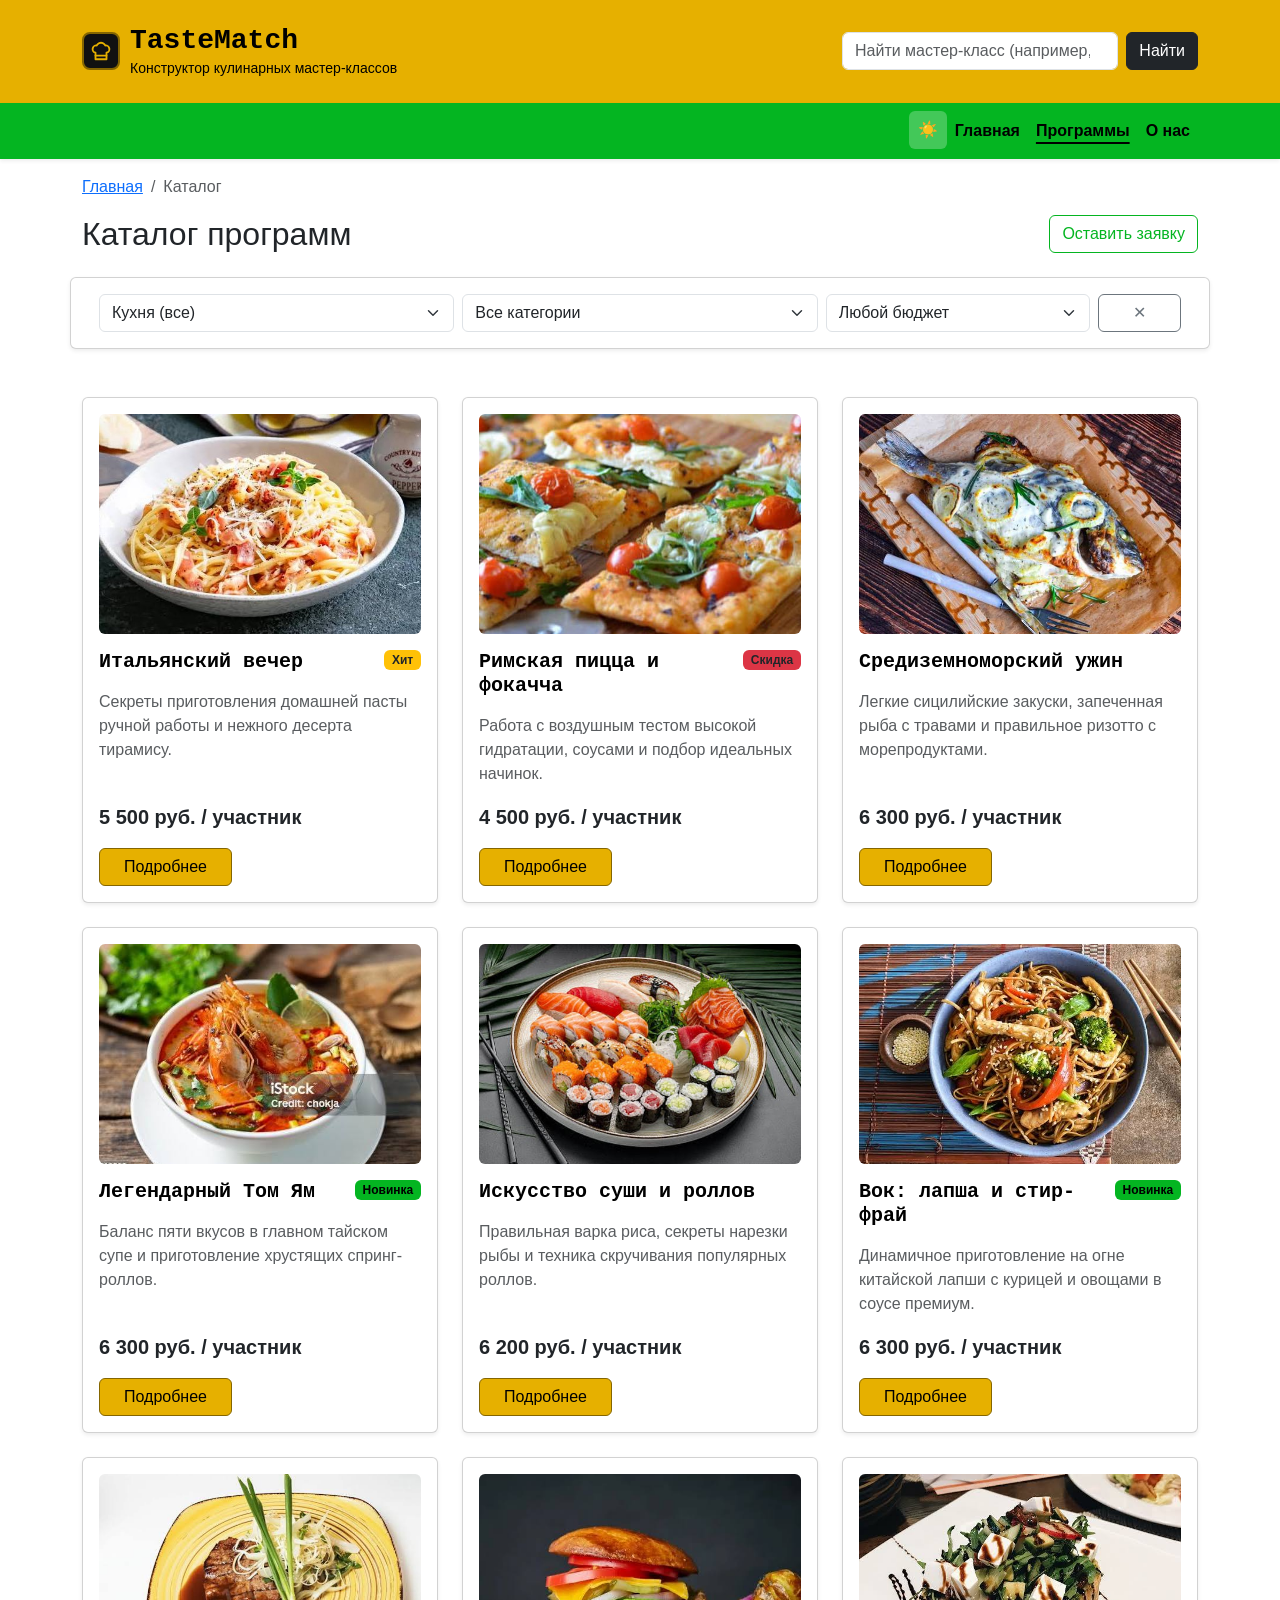
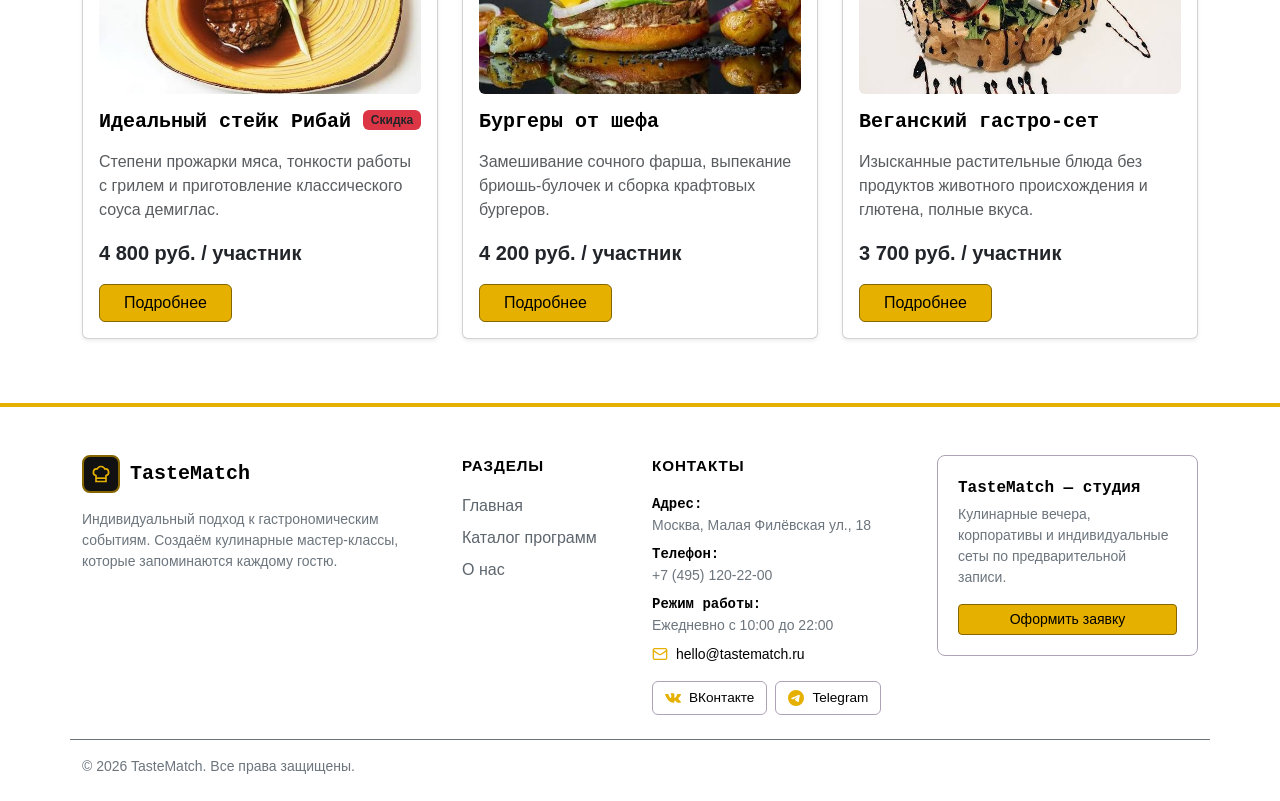
<file: catalog.html>
<!DOCTYPE html>
<html lang="ru">

<head>
  <meta charset="UTF-8">
  <meta name="viewport" content="width=device-width, initial-scale=1.0">
  <title>Главная — TasteMatch</title>
  <link href="https://cdn.jsdelivr.net/npm/bootstrap@5.3.3/dist/css/bootstrap.min.css" rel="stylesheet">
  <link rel="stylesheet" href="css/custom.css">
</head>

<body>
  <header class="bg-primary py-4">
    <div class="container">
      <div class="row align-items-center">
        <div class="col-12 col-md-8">
          <a href="index.html" class="brand-logo">
            <span class="brand-logo-icon">
              <svg width="22" height="22" viewBox="0 0 24 24" fill="none" stroke="currentColor" stroke-width="2"
                stroke-linecap="round" stroke-linejoin="round">
                <path
                  d="M6 13.87A4 4 0 0 1 7.41 6a5.11 5.11 0 0 1 1.05-1.54 5 5 0 0 1 7.08 0A5.11 5.11 0 0 1 16.59 6 4 4 0 0 1 18 13.87V21H6Z" />
                <line x1="6" y1="17" x2="18" y2="17" />
              </svg>
            </span>
            <div>
              <h1 class="h3 mb-0 main-text">TasteMatch</h1>
              <p class="mb-0 small">Конструктор кулинарных мастер-классов</p>
            </div>
          </a>
        </div>

        <div class="col-12 col-md-4">
          <form id="siteSearchForm" class="d-flex" role="search">
            <input id="siteSearchInput" class="form-control me-2" type="search"
              placeholder="Найти мастер-класс (например, том ям, стейк)..." aria-label="Поиск по программам">
            <button class="btn btn-dark" type="submit">Найти</button>
          </form>
        </div>
      </div>
    </div>
  </header>

  <nav class="navbar navbar-expand-lg bg-secondary sticky-top shadow-sm">
    <div class="container">
      <div class="collapse navbar-collapse" id="mainNavbar">
        <ul class="navbar-nav ms-auto">
          <div class="ms-lg-3 mt-2 mt-lg-0">
            <button id="themeToggle" class="rounded theme-toggle-btn" type="button" title="Переключить тему"
              aria-label="Переключить тему">
              <span id="themeIcon">☀️</span>
            </button>
          </div>
          <li class="nav-item"><a class="nav-link" href="index.html">Главная</a></li>
          <li class="nav-item"><a class="nav-link active" href="catalog.html">Программы</a></li>
          <li class="nav-item"><a class="nav-link" href="about.html">О нас</a></li>
        </ul>
      </div>
    </div>
  </nav>

  <main class="container my-3">
    <nav aria-label="breadcrumb">
      <ol class="breadcrumb">
        <li class="breadcrumb-item"><a href="index.html">Главная</a></li>
        <li class="breadcrumb-item active">Каталог</li>
      </ol>
    </nav>
    <div class="d-flex justify-content-between align-items-center mb-4">
      <h1 class="h2 mb-0">Каталог программ</h1>
      <a class="btn btn-outline-primary" href="order.html">
        Оставить заявку
      </a>
    </div>

    <div class="row g-4">
      <div class="sticky-filter-bar card shadow-sm mb-4">
        <div class="card-body py-3">
          <div class="row g-2 align-items-center">
            <div class="col-12 col-md-4">
              <select id="filterCuisine" class="form-select" aria-label="Кухня">
                <option value="all" selected>Кухня (все)</option>
                <option value="mediterranean">Средиземноморская</option>
                <option value="panasian">Паназиатская</option>
                <option value="meat">Мясная</option>
                <option value="vegan">Веганская</option>
              </select>
            </div>

            <div class="col-12 col-md-4">
              <select id="filterCategory" class="form-select" aria-label="Категория">
                <option value="all" selected>Все категории</option>
                <option value="hit">🔥 Хиты</option>
                <option value="new">✨ Новинки</option>
                <option value="sale">🏷️ Со скидкой</option>
              </select>
            </div>

            <div class="col-12 col-md-3">
              <select id="filterBudget" class="form-select" aria-label="Бюджет">
                <option value="all" selected>Любой бюджет</option>
                <option value="5000">До 5 000 руб.</option>
                <option value="6000">До 6 000 руб.</option>
                <option value="7000">До 7 000 руб.</option>
              </select>
            </div>

            <div class="col-12 col-md-1">
              <button id="resetFiltersBtn" type="button" class="btn btn-outline-secondary w-100"
                title="Сбросить фильтры">✕</button>
            </div>
          </div>
          <div id="emptyCatalogMessage" class="alert alert-warning text-center d-none" role="alert">
            По вашему запросу программ не найдено. Попробуйте сбросить фильтры.
          </div>
        </div>
      </div>

      <div id="catalogEmptyMsg" class="alert alert-warning d-none">
        По вашему запросу программ не найдено. Попробуйте сбросить фильтры.
      </div>

      <div class="col-12 col-md-6 col-lg-4 program-item" data-cuisine="mediterranean" data-category="hit"
        data-price="5500">
        <div class="card h-100 shadow-sm hover-card">
          <div class="card-body d-flex flex-column">
            <image class="card-img-top mb-3 rounded" src="images/programms_catalog/italian_evening.jpeg"></image>
            <div class="d-flex justify-content-between align-items-start mb-2">
              <h2 class="card-title h5 main-text">Итальянский вечер</h2>
              <span class="badge bg-warning text-dark">Хит</span>
            </div>

            <p class="card-text text-muted">
              Секреты приготовления домашней пасты ручной работы и нежного десерта тирамису.
            </p>

            <p class="fw-bold fs-5 mt-auto">5 500 руб. / участник</p>

            <div class="d-flex gap-2">
              <a class="btn btn-primary px-4" href="programms/italian_evening_page.html">Подробнее</a>
            </div>
          </div>
        </div>
      </div>

      <div class="col-12 col-md-6 col-lg-4 program-item" data-cuisine="mediterranean" data-category="sale"
        data-price="4500">
        <div class="card h-100 shadow-sm hover-card">
          <div class="card-body d-flex flex-column">
            <image class="card-img-top mb-3 rounded" src="images/programms_catalog/roman_pizza.jpeg"></image>
            <div class="d-flex justify-content-between align-items-start mb-2">
              <h2 class="card-title h5 main-text">Римская пицца и фокачча</h2>
              <span class="badge bg-danger text-dark">Скидка</span>
            </div>

            <p class="card-text text-muted">
              Работа с воздушным тестом высокой гидратации, соусами и подбор идеальных начинок.
            </p>

            <p class="fw-bold fs-5 mt-auto">4 500 руб. / участник</p>

            <div class="d-flex gap-2">
              <a class="btn btn-primary px-4" href="programms/roman_pizza_page.html">Подробнее</a>
            </div>
          </div>
        </div>
      </div>

      <div class="col-12 col-md-6 col-lg-4 program-item" data-cuisine="mediterranean" data-category="none"
        data-price="6300">
        <div class="card h-100 shadow-sm hover-card">
          <div class="card-body d-flex flex-column">
            <image class="card-img-top mb-3 rounded" src="images/programms_catalog/mediterranean_dinner.jpeg"></image>
            <div class="d-flex justify-content-between align-items-start mb-2">
              <h2 class="card-title h5 main-text">Средиземноморский ужин</h2>
            </div>

            <p class="card-text text-muted">
              Легкие сицилийские закуски, запеченная рыба с травами и правильное ризотто с морепродуктами.
            </p>

            <p class="fw-bold fs-5 mt-auto">6 300 руб. / участник</p>

            <div class="d-flex gap-2">
              <a class="btn btn-primary px-4" href="programms/mediterranean_dinner_page.html">Подробнее</a>
            </div>
          </div>
        </div>
      </div>

      <div class="col-12 col-md-6 col-lg-4 program-item" data-cuisine="panasian" data-category="new" data-price="6300">
        <div class="card h-100 shadow-sm hover-card">
          <div class="card-body d-flex flex-column">
            <image class="card-img-top mb-3 rounded" src="images/programms_catalog/tom_yum.jpeg"></image>
            <div class="d-flex justify-content-between align-items-start mb-2">
              <h2 class="card-title h5 main-text">Легендарный Том Ям</h2>
              <span class="badge bg-success text-dark">Новинка</span>
            </div>

            <p class="card-text text-muted">
              Баланс пяти вкусов в главном тайском супе и приготовление хрустящих спринг-роллов.
            </p>

            <p class="fw-bold fs-5 mt-auto">6 300 руб. / участник</p>

            <div class="d-flex gap-2">
              <a class="btn btn-primary px-4" href="programms/tom_yum_page.html">Подробнее</a>
            </div>
          </div>
        </div>
      </div>

      <div class="col-12 col-md-6 col-lg-4 program-item" data-cuisine="panasian" data-category="none" data-price="6200">
        <div class="card h-100 shadow-sm hover-card">
          <div class="card-body d-flex flex-column">
            <image class="card-img-top mb-3 rounded" src="images/programms_catalog/sushi.jpeg"></image>
            <div class="d-flex justify-content-between align-items-start mb-2">
              <h2 class="card-title h5 main-text">Искусство суши и роллов</h2>
            </div>

            <p class="card-text text-muted">
              Правильная варка риса, секреты нарезки рыбы и техника скручивания популярных роллов.
            </p>

            <p class="fw-bold fs-5 mt-auto">6 200 руб. / участник</p>

            <div class="d-flex gap-2">
              <a class="btn btn-primary px-4" href="programms/sushi_page.html">Подробнее</a>
            </div>
          </div>
        </div>
      </div>

      <div class="col-12 col-md-6 col-lg-4 program-item" data-cuisine="panasian" data-category="new" data-price="6300">
        <div class="card h-100 shadow-sm hover-card">
          <div class="card-body d-flex flex-column">
            <image class="card-img-top mb-3 rounded" src="images/programms_catalog/wok.jpeg"></image>
            <div class="d-flex justify-content-between align-items-start mb-2">
              <h2 class="card-title h5 main-text">Вок: лапша и стир-фрай</h2>
              <span class="badge bg-success text-dark">Новинка</span>
            </div>

            <p class="card-text text-muted">
              Динамичное приготовление на огне китайской лапши с курицей и овощами в соусе премиум.
            </p>

            <p class="fw-bold fs-5 mt-auto">6 300 руб. / участник</p>

            <div class="d-flex gap-2">
              <a class="btn btn-primary px-4" href="programms/wok_page.html">Подробнее</a>
            </div>
          </div>
        </div>
      </div>

      <div class="col-12 col-md-6 col-lg-4 program-item" data-cuisine="meat" data-category="sale" data-price="4800">
        <div class="card h-100 shadow-sm hover-card">
          <div class="card-body d-flex flex-column">
            <image class="card-img-top mb-3 rounded" src="images/programms_catalog/steak.jpeg"></image>
            <div class="d-flex justify-content-between align-items-start mb-2">
              <h2 class="card-title h5 main-text">Идеальный стейк Рибай</h2>
              <span class="badge bg-danger text-dark">Скидка</span>
            </div>

            <p class="card-text text-muted">
              Степени прожарки мяса, тонкости работы с грилем и приготовление классического соуса демиглас.
            </p>

            <p class="fw-bold fs-5 mt-auto">4 800 руб. / участник</p>

            <div class="d-flex gap-2">
              <a class="btn btn-primary px-4" href="programms/steak_page.html">Подробнее</a>
            </div>
          </div>
        </div>
      </div>

      <div class="col-12 col-md-6 col-lg-4 program-item" data-cuisine="meat" data-category="none" data-price="4200">
        <div class="card h-100 shadow-sm hover-card">
          <div class="card-body d-flex flex-column">
            <image class="card-img-top mb-3 rounded" src="images/programms_catalog/burgers.jpeg"></image>
            <div class="d-flex justify-content-between align-items-start mb-2">
              <h2 class="card-title h5 main-text">Бургеры от шефа</h2>
            </div>

            <p class="card-text text-muted">
              Замешивание сочного фарша, выпекание бриошь-булочек и сборка крафтовых бургеров.
            </p>

            <p class="fw-bold fs-5 mt-auto">4 200 руб. / участник</p>

            <div class="d-flex gap-2">
              <a class="btn btn-primary px-4" href="programms/burgers_page.html">Подробнее</a>
            </div>
          </div>
        </div>
      </div>

      <div class="col-12 col-md-6 col-lg-4 program-item" data-cuisine="vegan" data-category="none" data-price="3700">
        <div class="card h-100 shadow-sm hover-card">
          <div class="card-body d-flex flex-column">
            <image class="card-img-top mb-3 rounded" src="images/programms_catalog/vegan_set.jpeg"></image>
            <div class="d-flex justify-content-between align-items-start mb-2">
              <h2 class="card-title h5 main-text">Веганский гастро-сет</h2>
            </div>

            <p class="card-text text-muted">
              Изысканные растительные блюда без продуктов животного происхождения и глютена, полные вкуса.
            </p>

            <p class="fw-bold fs-5 mt-auto">3 700 руб. / участник</p>

            <div class="d-flex gap-2">
              <a class="btn btn-primary px-4" href="programms/vegan_set_page.html">Подробнее</a>
            </div>
          </div>
        </div>
      </div>
    </div>
  </main>

  <footer class="custom-footer pt-5 pb-4 mt-5">
    <div class="container">
      <div class="row g-4 pb-4 border-bottom border-secondary">
        <div class="col-12 col-lg-4">
          <a href="index.html" class="brand-logo mb-3">
            <span class="brand-logo-icon">
              <svg width="20" height="20" viewBox="0 0 24 24" fill="none" stroke="currentColor" stroke-width="2">
                <path
                  d="M6 13.87A4 4 0 0 1 7.41 6a5.11 5.11 0 0 1 1.05-1.54 5 5 0 0 1 7.08 0A5.11 5.11 0 0 1 16.59 6 4 4 0 0 1 18 13.87V21H6Z" />
                <line x1="6" y1="17" x2="18" y2="17" />
              </svg>
            </span>
            <span class="h5 mb-0 main-text">TasteMatch</span>
          </a>
          <p class="text-secondary small mb-3">
            Индивидуальный подход к гастрономическим событиям. Создаём кулинарные мастер-классы, которые запоминаются
            каждому гостю.
          </p>
        </div>

        <div class="col-6 col-md-4 col-lg-2">
          <div class="footer-title">Разделы</div>
          <ul class="list-unstyled mb-0">
            <li><a class="footer-link" href="index.html">Главная</a></li>
            <li><a class="footer-link" href="catalog.html">Каталог программ</a></li>
            <li><a class="footer-link" href="about.html">О нас</a></li>
          </ul>
        </div>

        <div class="col-6 col-md-4 col-lg-3">
          <div class="footer-title">Контакты</div>
          <ul class="list-unstyled small text-secondary mb-3">
            <li class="mb-2"><strong class="main-text d-block">Адрес:</strong> Москва, Малая Филёвская ул., 18</li>
            <li class="mb-2"><strong class="main-text d-block">Телефон:</strong> +7 (495) 120-22-00</li>
            <li class="mb-2"><strong class="main-text d-block">Режим работы:</strong> Ежедневно с 10:00 до 22:00</li>
            <li class="d-flex align-items-center gap-2 mt-2">
              <svg width="16" height="16" viewBox="0 0 24 24" fill="none" stroke="#e6b000" stroke-width="2"
                stroke-linecap="round" stroke-linejoin="round">
                <rect width="20" height="16" x="2" y="4" rx="2" />
                <path d="m22 7-8.97 5.7a1.94 1.94 0 0 1-2.06 0L2 7" />
              </svg>
              <a href="mailto:hello@tastematch.ru" class="text-decoration-none">hello@tastematch.ru</a>
            </li>
          </ul>

          <div class="d-flex flex-wrap gap-2">
            <a href="https://vk.com" target="_blank" rel="noopener" class="social-footer-btn">
              <svg width="16" height="16" viewBox="0 0 24 24" fill="#e6b000">
                <path
                  d="M13.162 18.994c.609 0 .858-.406.851-.915-.031-1.917.714-2.949 2.059-1.604 1.488 1.488 1.796 2.519 3.603 2.519h3.2c.808 0 1.126-.26 1.126-.668 0-.863-1.421-2.386-2.625-3.504-1.686-1.565-1.765-1.602-.313-3.486 1.801-2.339 4.157-5.336 2.073-5.336h-3.981c-.772 0-.828.435-1.103 1.083-.995 2.347-2.886 5.387-3.604 4.922-.751-.485-.407-2.406-.35-5.261.015-.754.011-1.271-1.141-1.539-.629-.145-1.241-.205-1.809-.205-2.273 0-3.841.953-2.95 1.119 1.571.293 1.42 3.692 1.054 5.16-.638 2.556-3.036-2.024-4.035-4.305-.241-.548-.315-.974-1.175-.974h-3.255c-.492 0-.787.16-.787.516 0 .602 2.96 6.72 5.786 9.77 2.756 2.975 5.48 2.708 7.376 2.708z" />
              </svg>
              <span class="text-black">ВКонтакте</span>
            </a>

            <a href="https://t.me" target="_blank" rel="noopener" class="social-footer-btn">
              <svg width="16" height="16" viewBox="0 0 24 24" fill="#e6b000">
                <path
                  d="M11.944 0A12 12 0 0 0 0 12a12 12 0 0 0 12 12 12 12 0 0 0 12-12A12 12 0 0 0 12 0a12 12 0 0 0-.056 0zm4.962 7.224c.1-.002.321.023.465.14a.506.506 0 0 1 .171.325c.016.093.036.306.02.472-.18 1.898-.962 6.502-1.36 8.627-.168.9-.499 1.201-.82 1.23-.696.065-1.225-.46-1.9-.902-1.056-.693-1.653-1.124-2.678-1.8-1.185-.78-.417-1.21.258-1.91.177-.184 3.247-2.977 3.307-3.23.007-.032.014-.15-.056-.212s-.174-.041-.249-.024c-.106.024-1.793 1.14-5.061 3.345-.48.33-.913.49-1.302.48-.428-.008-1.252-.241-1.865-.44-.752-.245-1.349-.374-1.297-.789.027-.216.325-.437.893-.663 3.498-1.524 5.83-2.529 6.998-3.014 3.332-1.386 4.025-1.627 4.476-1.635z" />
              </svg>
              <span class="text-black">Telegram</span>
            </a>
          </div>
        </div>

        <div class="col-12 col-md-4 col-lg-3">
          <div class="footer-contact-box">
            <div class="fw-bold mb-1 main-text">TasteMatch — студия</div>
            <p class="small text-secondary mb-3">
              Кулинарные вечера, корпоративы и индивидуальные сеты по предварительной записи.
            </p>
            <a href="order.html" class="btn btn-primary btn-sm w-100">Оформить заявку</a>
          </div>
        </div>
      </div>

      <div class="d-flex flex-column flex-md-row justify-content-between align-items-center pt-3 small text-secondary">
        <p class="mb-2 mb-md-0">&copy; 2026 TasteMatch. Все права защищены.</p>
      </div>
    </div>
  </footer>

  <script src="https://cdn.jsdelivr.net/npm/bootstrap@5.3.3/dist/js/bootstrap.bundle.min.js"></script>
  <script src="js/toggle_theme.js"></script>
  <script src="js/filter.js"></script>
  <script src="js/search.js"></script>
</body>

</html>
</file>
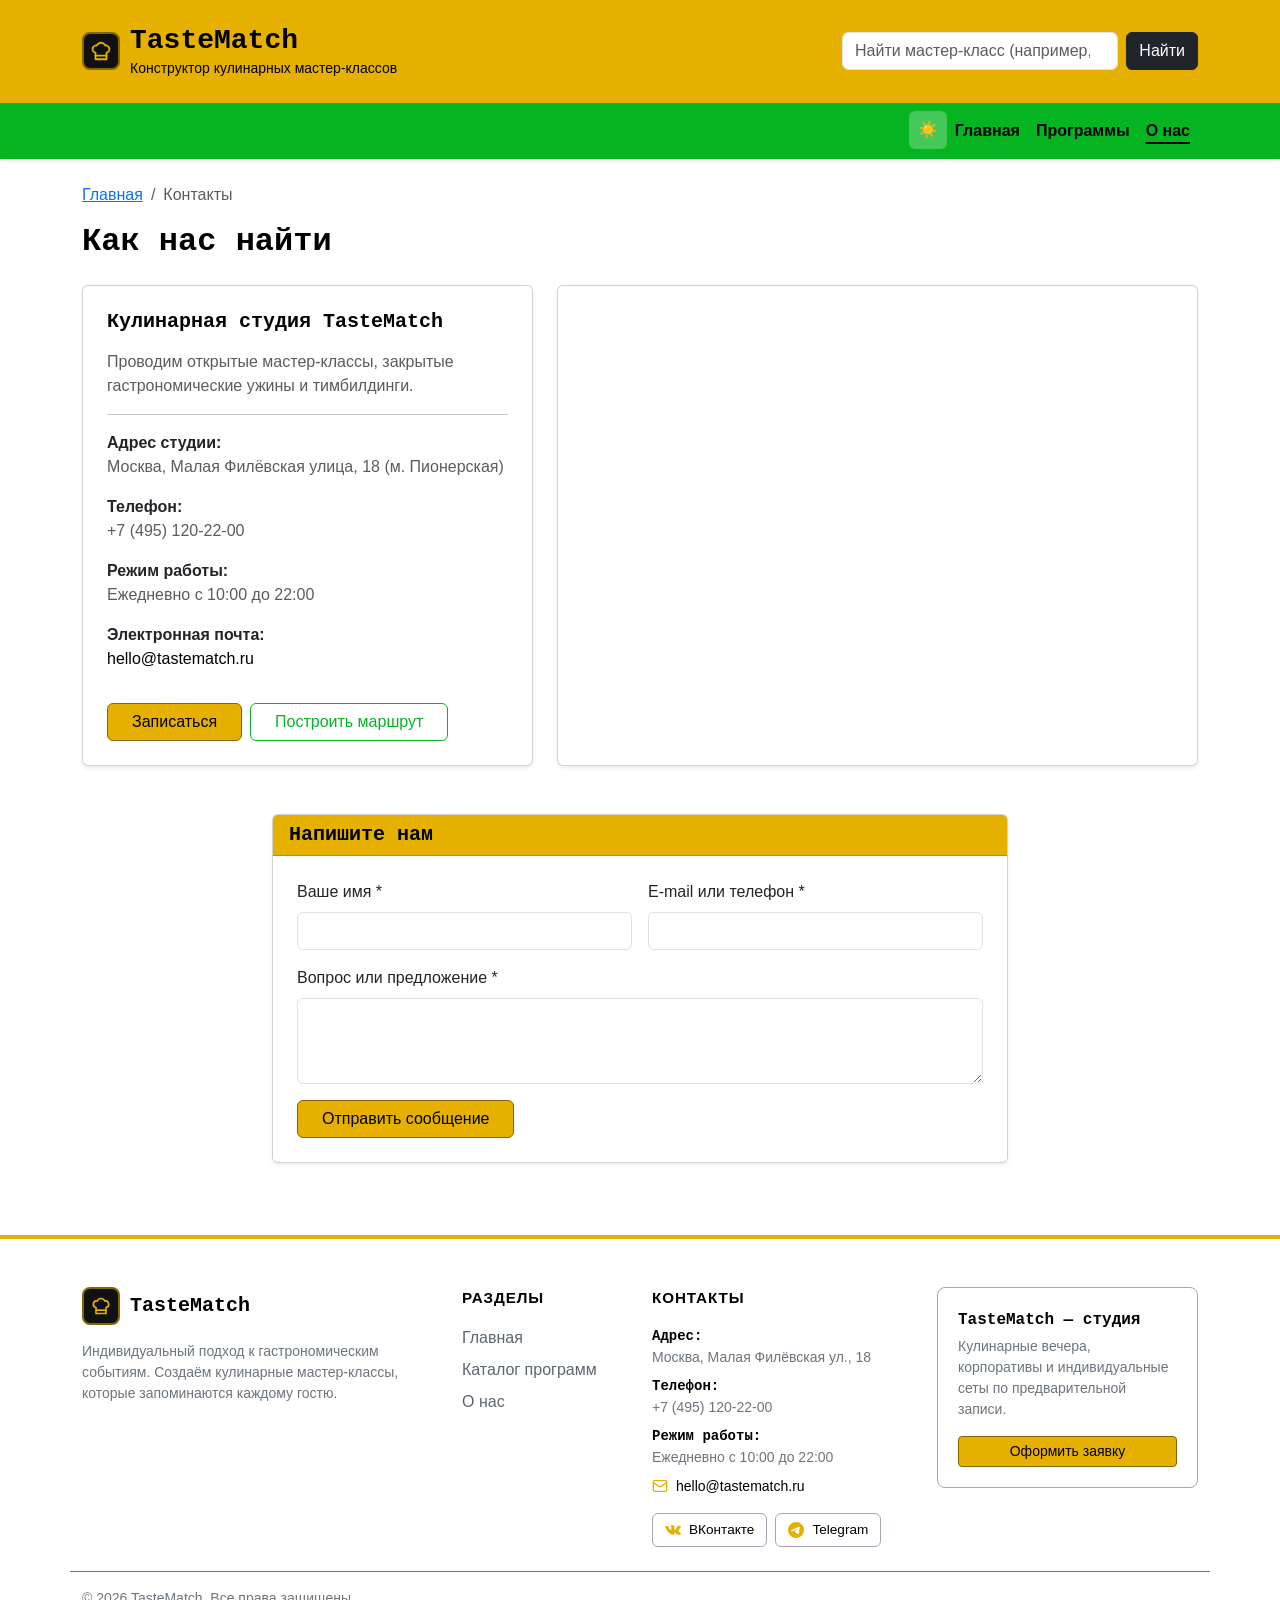
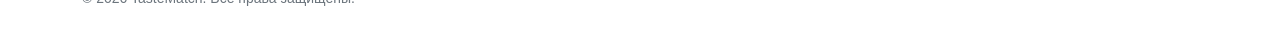
<file: contacts.html>
<!DOCTYPE html>
<html lang="ru">

<head>
  <meta charset="UTF-8">
  <meta name="viewport" content="width=device-width, initial-scale=1.0">
  <title>Главная — TasteMatch</title>
  <link href="https://cdn.jsdelivr.net/npm/bootstrap@5.3.3/dist/css/bootstrap.min.css" rel="stylesheet">
  <link rel="stylesheet" href="css/custom.css">
</head>

<body>
  <header class="bg-primary py-4">
    <div class="container">
      <div class="row align-items-center">
        <div class="col-12 col-md-8">
          <a href="index.html" class="brand-logo">
            <span class="brand-logo-icon">
              <svg width="22" height="22" viewBox="0 0 24 24" fill="none" stroke="currentColor" stroke-width="2"
                stroke-linecap="round" stroke-linejoin="round">
                <path
                  d="M6 13.87A4 4 0 0 1 7.41 6a5.11 5.11 0 0 1 1.05-1.54 5 5 0 0 1 7.08 0A5.11 5.11 0 0 1 16.59 6 4 4 0 0 1 18 13.87V21H6Z" />
                <line x1="6" y1="17" x2="18" y2="17" />
              </svg>
            </span>
            <div>
              <h1 class="h3 mb-0 main-text">TasteMatch</h1>
              <p class="mb-0 small">Конструктор кулинарных мастер-классов</p>
            </div>
          </a>
        </div>

        <div class="col-12 col-md-4">
          <form id="siteSearchForm" class="d-flex" role="search">
            <input id="siteSearchInput" class="form-control me-2" type="search"
              placeholder="Найти мастер-класс (например, том ям, стейк)..." aria-label="Поиск по программам">
            <button class="btn btn-dark" type="submit">Найти</button>
          </form>
        </div>
      </div>
    </div>
  </header>

  <nav class="navbar navbar-expand-lg bg-secondary sticky-top shadow-sm">
    <div class="container">
      <div class="collapse navbar-collapse" id="mainNavbar">
        <ul class="navbar-nav ms-auto">
          <div class="ms-lg-3 mt-2 mt-lg-0">
            <button id="themeToggle" class="rounded theme-toggle-btn" type="button" title="Переключить тему"
              aria-label="Переключить тему">
              <span id="themeIcon">☀️</span>
            </button>
          </div>
          <li class="nav-item"><a class="nav-link" href="index.html">Главная</a></li>
          <li class="nav-item"><a class="nav-link" href="catalog.html">Программы</a></li>
          <li class="nav-item"><a class="nav-link active" href="about.html">О нас</a></li>
        </ul>
      </div>
    </div>
  </nav>

  <main class="container my-4 animate-fade-up">
    <nav aria-label="breadcrumb">
      <ol class="breadcrumb">
        <li class="breadcrumb-item"><a href="index.html">Главная</a></li>
        <li class="breadcrumb-item active" aria-current="page">Контакты</li>
      </ol>
    </nav>

    <h1 class="h2 main-text mb-4">Как нас найти</h1>
    <div class="row g-4 mb-5">
      <div class="col-12 col-lg-5">
        <div class="card h-100 shadow-sm hover-card">
          <div class="card-body p-4 d-flex flex-column justify-content-between">
            <div>
              <h2 class="h5 main-text mb-3">Кулинарная студия TasteMatch</h2>
              <p class="text-muted">
                Проводим открытые мастер-классы, закрытые гастрономические ужины и тимбилдинги.
              </p>
              <hr>
              <div class="mb-3">
                <strong class="d-block">Адрес студии:</strong>
                <span class="text-muted">Москва, Малая Филёвская улица, 18 (м. Пионерская)</span>
              </div>
              <div class="mb-3">
                <strong class="d-block">Телефон:</strong>
                <a href="tel:+74951202200" class="text-decoration-none text-muted">+7 (495) 120-22-00</a>
              </div>
              <div class="mb-3">
                <strong class="d-block">Режим работы:</strong>
                <span class="text-muted">Ежедневно с 10:00 до 22:00</span>
              </div>
              <div class="mb-3">
                <strong class="d-block">Электронная почта:</strong>
                <a href="mailto:hello@tastematch.ru" class="text-decoration-none text-mutd">hello@tastematch.ru</a>
              </div>
            </div>

            <div class="d-flex gap-2 mt-3">
              <a href="order.html" class="btn btn-primary px-4">Записаться</a>
              <a href="https://yandex.ru/maps" target="_blank" rel="noopener"
                class="btn btn-outline-primary px-4">Построить маршрут</a>
            </div>
          </div>
        </div>
      </div>

      <div class="col-12 col-lg-7">
        <div class="card h-100 shadow-sm overflow-hidden">
          <iframe title="Карта проезда TasteMatch"
            src="https://www.openstreetmap.org/export/embed.html?bbox=37.4450%2C55.7330%2C37.4650%2C55.7430&amp;layer=mapnik"
            style="border:0; min-height: 360px; width: 100%; height: 100%;" loading="lazy"></iframe>
        </div>
      </div>
    </div>

    <section class="row justify-content-center animate-fade-up delay-1">
      <div class="col-12 col-lg-8">
        <div id="contactSuccessAlert" class="alert alert-success border-success shadow-sm d-none mb-4" role="alert">
          <strong>Сообщение успешно отправлено!</strong> Мы ответим на ваш вопрос по указанным контактам в ближайшее
          время.
        </div>

        <div class="card shadow-sm">
          <div class="card-header bg-primary">
            <h2 class="h5 mb-0 main-text">Напишите нам</h2>
          </div>
          <div class="card-body p-4">
            <form id="contactForm">
              <div class="row g-3">
                <div class="col-12 col-md-6">
                  <label for="contact-name" class="form-label">Ваше имя *</label>
                  <input id="contact-name" type="text" class="form-control" required>
                </div>
                <div class="col-12 col-md-6">
                  <label for="contact-email" class="form-label">E-mail или телефон *</label>
                  <input id="contact-email" type="text" class="form-control" required>
                </div>
                <div class="col-12">
                  <label for="contact-message" class="form-label">Вопрос или предложение *</label>
                  <textarea id="contact-message" class="form-control" rows="3" required></textarea>
                </div>
                <div class="col-12">
                  <button type="submit" class="btn btn-primary px-4">Отправить сообщение</button>
                </div>
              </div>
            </form>
          </div>
        </div>
      </div>
    </section>
  </main>

  <footer class="custom-footer pt-5 pb-4 mt-5">
    <div class="container">
      <div class="row g-4 pb-4 border-bottom border-secondary">
        <div class="col-12 col-lg-4">
          <a href="index.html" class="brand-logo mb-3">
            <span class="brand-logo-icon">
              <svg width="20" height="20" viewBox="0 0 24 24" fill="none" stroke="currentColor" stroke-width="2">
                <path
                  d="M6 13.87A4 4 0 0 1 7.41 6a5.11 5.11 0 0 1 1.05-1.54 5 5 0 0 1 7.08 0A5.11 5.11 0 0 1 16.59 6 4 4 0 0 1 18 13.87V21H6Z" />
                <line x1="6" y1="17" x2="18" y2="17" />
              </svg>
            </span>
            <span class="h5 mb-0 main-text">TasteMatch</span>
          </a>
          <p class="text-secondary small mb-3">
            Индивидуальный подход к гастрономическим событиям. Создаём кулинарные мастер-классы, которые запоминаются
            каждому гостю.
          </p>
        </div>

        <div class="col-6 col-md-4 col-lg-2">
          <div class="footer-title">Разделы</div>
          <ul class="list-unstyled mb-0">
            <li><a class="footer-link" href="index.html">Главная</a></li>
            <li><a class="footer-link" href="catalog.html">Каталог программ</a></li>
            <li><a class="footer-link" href="about.html">О нас</a></li>
          </ul>
        </div>

        <div class="col-6 col-md-4 col-lg-3">
          <div class="footer-title">Контакты</div>
          <ul class="list-unstyled small text-secondary mb-3">
            <li class="mb-2"><strong class="main-text d-block">Адрес:</strong> Москва, Малая Филёвская ул., 18</li>
            <li class="mb-2"><strong class="main-text d-block">Телефон:</strong> +7 (495) 120-22-00</li>
            <li class="mb-2"><strong class="main-text d-block">Режим работы:</strong> Ежедневно с 10:00 до 22:00</li>
            <li class="d-flex align-items-center gap-2 mt-2">
              <svg width="16" height="16" viewBox="0 0 24 24" fill="none" stroke="#e6b000" stroke-width="2"
                stroke-linecap="round" stroke-linejoin="round">
                <rect width="20" height="16" x="2" y="4" rx="2" />
                <path d="m22 7-8.97 5.7a1.94 1.94 0 0 1-2.06 0L2 7" />
              </svg>
              <a href="mailto:hello@tastematch.ru" class="text-decoration-none">hello@tastematch.ru</a>
            </li>
          </ul>

          <div class="d-flex flex-wrap gap-2">
            <a href="https://vk.com" target="_blank" rel="noopener" class="social-footer-btn">
              <svg width="16" height="16" viewBox="0 0 24 24" fill="#e6b000">
                <path
                  d="M13.162 18.994c.609 0 .858-.406.851-.915-.031-1.917.714-2.949 2.059-1.604 1.488 1.488 1.796 2.519 3.603 2.519h3.2c.808 0 1.126-.26 1.126-.668 0-.863-1.421-2.386-2.625-3.504-1.686-1.565-1.765-1.602-.313-3.486 1.801-2.339 4.157-5.336 2.073-5.336h-3.981c-.772 0-.828.435-1.103 1.083-.995 2.347-2.886 5.387-3.604 4.922-.751-.485-.407-2.406-.35-5.261.015-.754.011-1.271-1.141-1.539-.629-.145-1.241-.205-1.809-.205-2.273 0-3.841.953-2.95 1.119 1.571.293 1.42 3.692 1.054 5.16-.638 2.556-3.036-2.024-4.035-4.305-.241-.548-.315-.974-1.175-.974h-3.255c-.492 0-.787.16-.787.516 0 .602 2.96 6.72 5.786 9.77 2.756 2.975 5.48 2.708 7.376 2.708z" />
              </svg>
              <span class="text-black">ВКонтакте</span>
            </a>

            <a href="https://t.me" target="_blank" rel="noopener" class="social-footer-btn">
              <svg width="16" height="16" viewBox="0 0 24 24" fill="#e6b000">
                <path
                  d="M11.944 0A12 12 0 0 0 0 12a12 12 0 0 0 12 12 12 12 0 0 0 12-12A12 12 0 0 0 12 0a12 12 0 0 0-.056 0zm4.962 7.224c.1-.002.321.023.465.14a.506.506 0 0 1 .171.325c.016.093.036.306.02.472-.18 1.898-.962 6.502-1.36 8.627-.168.9-.499 1.201-.82 1.23-.696.065-1.225-.46-1.9-.902-1.056-.693-1.653-1.124-2.678-1.8-1.185-.78-.417-1.21.258-1.91.177-.184 3.247-2.977 3.307-3.23.007-.032.014-.15-.056-.212s-.174-.041-.249-.024c-.106.024-1.793 1.14-5.061 3.345-.48.33-.913.49-1.302.48-.428-.008-1.252-.241-1.865-.44-.752-.245-1.349-.374-1.297-.789.027-.216.325-.437.893-.663 3.498-1.524 5.83-2.529 6.998-3.014 3.332-1.386 4.025-1.627 4.476-1.635z" />
              </svg>
              <span class="text-black">Telegram</span>
            </a>
          </div>
        </div>

        <div class="col-12 col-md-4 col-lg-3">
          <div class="footer-contact-box">
            <div class="fw-bold mb-1 main-text">TasteMatch — студия</div>
            <p class="small text-secondary mb-3">
              Кулинарные вечера, корпоративы и индивидуальные сеты по предварительной записи.
            </p>
            <a href="order.html" class="btn btn-primary btn-sm w-100">Оформить заявку</a>
          </div>
        </div>
      </div>

      <div class="d-flex flex-column flex-md-row justify-content-between align-items-center pt-3 small text-secondary">
        <p class="mb-2 mb-md-0">&copy; 2026 TasteMatch. Все права защищены.</p>
      </div>
    </div>
  </footer>

  <script src="https://cdn.jsdelivr.net/npm/bootstrap@5.3.3/dist/js/bootstrap.bundle.min.js"></script>
  <script src="js/toggle_theme.js"></script>
  <script src="js/counter.js"></script>
  <script src="js/search.js"></script>
</body>

</html>
</file>
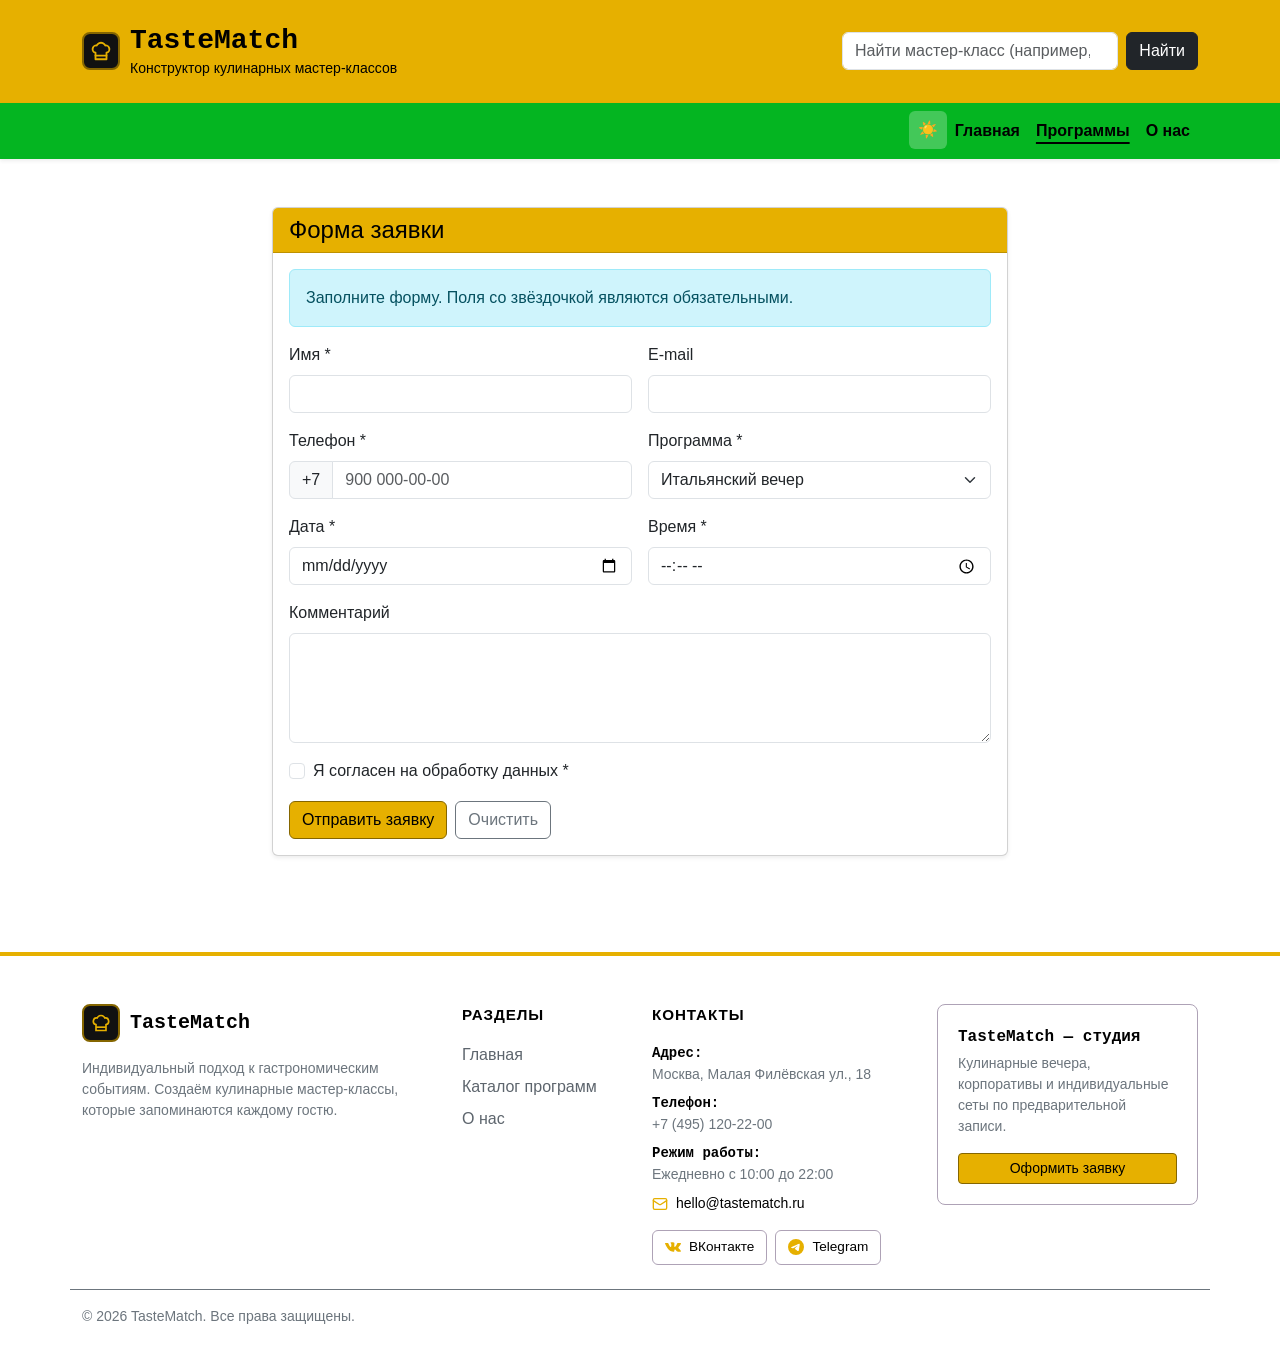
<file: order.html>
<!DOCTYPE html>
<html lang="ru">

<head>
  <meta charset="UTF-8">
  <meta name="viewport" content="width=device-width, initial-scale=1.0">
  <title>Главная — TasteMatch</title>
  <link href="https://cdn.jsdelivr.net/npm/bootstrap@5.3.3/dist/css/bootstrap.min.css" rel="stylesheet">
  <link rel="stylesheet" href="css/custom.css">
</head>

<body>
  <header class="bg-primary py-4">
    <div class="container">
      <div class="row align-items-center">
        <div class="col-12 col-md-8">
          <a href="index.html" class="brand-logo">
            <span class="brand-logo-icon">
              <svg width="22" height="22" viewBox="0 0 24 24" fill="none" stroke="currentColor" stroke-width="2"
                stroke-linecap="round" stroke-linejoin="round">
                <path
                  d="M6 13.87A4 4 0 0 1 7.41 6a5.11 5.11 0 0 1 1.05-1.54 5 5 0 0 1 7.08 0A5.11 5.11 0 0 1 16.59 6 4 4 0 0 1 18 13.87V21H6Z" />
                <line x1="6" y1="17" x2="18" y2="17" />
              </svg>
            </span>
            <div>
              <h1 class="h3 mb-0 main-text">TasteMatch</h1>
              <p class="mb-0 small">Конструктор кулинарных мастер-классов</p>
            </div>
          </a>
        </div>

        <div class="col-12 col-md-4">
          <form id="siteSearchForm" class="d-flex" role="search">
            <input id="siteSearchInput" class="form-control me-2" type="search"
              placeholder="Найти мастер-класс (например, том ям, стейк)..." aria-label="Поиск по программам">
            <button class="btn btn-dark" type="submit">Найти</button>
          </form>
        </div>
      </div>
    </div>
  </header>

  <nav class="navbar navbar-expand-lg bg-secondary sticky-top shadow-sm">
    <div class="container">
      <div class="collapse navbar-collapse" id="mainNavbar">
        <ul class="navbar-nav ms-auto">
          <div class="ms-lg-3 mt-2 mt-lg-0">
            <button id="themeToggle" class="rounded theme-toggle-btn" type="button" title="Переключить тему"
              aria-label="Переключить тему">
              <span id="themeIcon">☀️</span>
            </button>
          </div>
          <li class="nav-item"><a class="nav-link" href="index.html">Главная</a></li>
          <li class="nav-item"><a class="nav-link active" href="catalog.html">Программы</a></li>
          <li class="nav-item"><a class="nav-link" href="about.html">О нас</a></li>
        </ul>
      </div>
    </div>
  </nav>

  <main class="container my-5">
    <div class="row justify-content-center">
      <div class="col-12 col-lg-8">
        <div class="card shadow-sm">
          <div class="card-header bg-primary text-white">
            <h1 class="h4 mb-0">Форма заявки</h1>
          </div>

          <div class="card-body">
            <div class="alert alert-info" role="alert">
              Заполните форму. Поля со звёздочкой являются обязательными.
            </div>

            <form id="orderForm">
              <div class="row g-3">
                <div class="col-12 col-md-6">
                  <label for="order-name" class="form-label">Имя *</label>
                  <input id="order-name" name="name" type="text" class="form-control" required>
                </div>

                <div class="col-12 col-md-6">
                  <label for="order-email" class="form-label">E-mail</label>
                  <input id="order-email" name="email" type="email" class="form-control" required>
                </div>

                <div class="col-12 col-md-6">
                  <label for="order-phone" class="form-label">Телефон *</label>
                  <div class="input-group">
                    <span class="input-group-text">+7</span>
                    <input id="order-phone" name="phone" type="tel" class="form-control" placeholder="900 000-00-00"
                      required>
                  </div>
                </div>

                <div class="col-12 col-md-6">
                  <label for="order-product" class="form-label">Программа *</label>
                  <select id="order-product" name="product" class="form-select" required>
                    <option value="" disabled>Выберите программу</option>
                    <option value="italian_evening selected">Итальянский вечер</option>
                    <option value="roman_pizza">Римская пицца и фокачча</option>
                    <option value="mediterranean_dinner">Средиземноморский ужин</option>
                    <option value="tom_yum">Легендарный Том Ям</option>
                    <option value="sushi_rolls_art">Искусство суши и роллов</option>
                    <option value="wok">Вок: лапша и стир-фрай</option>
                    <option value="steak_ribai">Идеальный стейк Рибай</option>
                    <option value="sheff_burgers">Бургеры от шефа</option>
                    <option value="vegan_set">Веганский гастро-сет</option>
                  </select>
                </div>

                <div class="col-12 col-md-6">
                  <label for="order-date" class="form-label">Дата *</label>
                  <input id="order-date" name="date" type="date" class="form-control" required>
                </div>

                <div class="col-12 col-md-6">
                  <label for="order-time" class="form-label">Время *</label>
                  <input id="order-time" name="time" type="time" class="form-control" required>
                </div>

                <div class="col-12">
                  <label for="order-comment" class="form-label">Комментарий</label>
                  <textarea id="order-comment" name="comment" class="form-control" rows="4"></textarea>
                </div>

                <div class="col-12">
                  <div class="form-check">
                    <input id="order-agree" class="form-check-input" type="checkbox" required>
                    <label class="form-check-label" for="order-agree">
                      Я согласен на обработку данных *
                    </label>
                  </div>
                </div>

                <div class="col-12 d-flex gap-2">
                  <button class="btn btn-primary" type="submit">
                    Отправить заявку
                  </button>
                  <button class="btn btn-outline-secondary" type="reset">
                    Очистить
                  </button>
                </div>
              </div>
            </form>

            <div id="orderSuccessAlert" class="alert alert-success alert-dismissible fade show d-none mt-3"
              role="alert">
              <strong>Заявка успешно отправлена!</strong> Спасибо за обращение в TasteMatch. Мы свяжемся с вами в
              ближайшее время для уточнения деталей мастер-класса.
              <button type="button" class="btn-close" aria-label="Закрыть"></button>
            </div>
          </div>
        </div>
      </div>
    </div>
  </main>


  <footer class="custom-footer pt-5 pb-4 mt-5">
    <div class="container">
      <div class="row g-4 pb-4 border-bottom border-secondary">
        <div class="col-12 col-lg-4">
          <a href="index.html" class="brand-logo mb-3">
            <span class="brand-logo-icon">
              <svg width="20" height="20" viewBox="0 0 24 24" fill="none" stroke="currentColor" stroke-width="2">
                <path
                  d="M6 13.87A4 4 0 0 1 7.41 6a5.11 5.11 0 0 1 1.05-1.54 5 5 0 0 1 7.08 0A5.11 5.11 0 0 1 16.59 6 4 4 0 0 1 18 13.87V21H6Z" />
                <line x1="6" y1="17" x2="18" y2="17" />
              </svg>
            </span>
            <span class="h5 mb-0 main-text">TasteMatch</span>
          </a>
          <p class="text-secondary small mb-3">
            Индивидуальный подход к гастрономическим событиям. Создаём кулинарные мастер-классы, которые запоминаются
            каждому гостю.
          </p>
        </div>

        <div class="col-6 col-md-4 col-lg-2">
          <div class="footer-title">Разделы</div>
          <ul class="list-unstyled mb-0">
            <li><a class="footer-link" href="index.html">Главная</a></li>
            <li><a class="footer-link" href="catalog.html">Каталог программ</a></li>
            <li><a class="footer-link" href="about.html">О нас</a></li>
          </ul>
        </div>

        <div class="col-6 col-md-4 col-lg-3">
          <div class="footer-title">Контакты</div>
          <ul class="list-unstyled small text-secondary mb-3">
            <li class="mb-2"><strong class="main-text d-block">Адрес:</strong> Москва, Малая Филёвская ул., 18</li>
            <li class="mb-2"><strong class="main-text d-block">Телефон:</strong> +7 (495) 120-22-00</li>
            <li class="mb-2"><strong class="main-text d-block">Режим работы:</strong> Ежедневно с 10:00 до 22:00</li>
            <li class="d-flex align-items-center gap-2 mt-2">
              <svg width="16" height="16" viewBox="0 0 24 24" fill="none" stroke="#e6b000" stroke-width="2"
                stroke-linecap="round" stroke-linejoin="round">
                <rect width="20" height="16" x="2" y="4" rx="2" />
                <path d="m22 7-8.97 5.7a1.94 1.94 0 0 1-2.06 0L2 7" />
              </svg>
              <a href="mailto:hello@tastematch.ru" class="text-decoration-none">hello@tastematch.ru</a>
            </li>
          </ul>

          <div class="d-flex flex gap-2">
            <a href="https://vk.com" target="_blank" rel="noopener" class="social-footer-btn">
              <svg width="16" height="16" viewBox="0 0 24 24" fill="#e6b000">
                <path
                  d="M13.162 18.994c.609 0 .858-.406.851-.915-.031-1.917.714-2.949 2.059-1.604 1.488 1.488 1.796 2.519 3.603 2.519h3.2c.808 0 1.126-.26 1.126-.668 0-.863-1.421-2.386-2.625-3.504-1.686-1.565-1.765-1.602-.313-3.486 1.801-2.339 4.157-5.336 2.073-5.336h-3.981c-.772 0-.828.435-1.103 1.083-.995 2.347-2.886 5.387-3.604 4.922-.751-.485-.407-2.406-.35-5.261.015-.754.011-1.271-1.141-1.539-.629-.145-1.241-.205-1.809-.205-2.273 0-3.841.953-2.95 1.119 1.571.293 1.42 3.692 1.054 5.16-.638 2.556-3.036-2.024-4.035-4.305-.241-.548-.315-.974-1.175-.974h-3.255c-.492 0-.787.16-.787.516 0 .602 2.96 6.72 5.786 9.77 2.756 2.975 5.48 2.708 7.376 2.708z" />
              </svg>
              <span class="text-black">ВКонтакте</span>
            </a>

            <a href="https://t.me" target="_blank" rel="noopener" class="social-footer-btn">
              <svg width="16" height="16" viewBox="0 0 24 24" fill="#e6b000">
                <path
                  d="M11.944 0A12 12 0 0 0 0 12a12 12 0 0 0 12 12 12 12 0 0 0 12-12A12 12 0 0 0 12 0a12 12 0 0 0-.056 0zm4.962 7.224c.1-.002.321.023.465.14a.506.506 0 0 1 .171.325c.016.093.036.306.02.472-.18 1.898-.962 6.502-1.36 8.627-.168.9-.499 1.201-.82 1.23-.696.065-1.225-.46-1.9-.902-1.056-.693-1.653-1.124-2.678-1.8-1.185-.78-.417-1.21.258-1.91.177-.184 3.247-2.977 3.307-3.23.007-.032.014-.15-.056-.212s-.174-.041-.249-.024c-.106.024-1.793 1.14-5.061 3.345-.48.33-.913.49-1.302.48-.428-.008-1.252-.241-1.865-.44-.752-.245-1.349-.374-1.297-.789.027-.216.325-.437.893-.663 3.498-1.524 5.83-2.529 6.998-3.014 3.332-1.386 4.025-1.627 4.476-1.635z" />
              </svg>
              <span class="text-black">Telegram</span>
            </a>
          </div>
        </div>

        <div class="col-12 col-md-4 col-lg-3">
          <div class="footer-contact-box">
            <div class="fw-bold mb-1 main-text">TasteMatch — студия</div>
            <p class="small text-secondary mb-3">
              Кулинарные вечера, корпоративы и индивидуальные сеты по предварительной записи.
            </p>
            <a href="order.html" class="btn btn-primary btn-sm w-100">Оформить заявку</a>
          </div>
        </div>
      </div>

      <div class="d-flex flex-column flex-md-row justify-content-between align-items-center pt-3 small text-secondary">
        <p class="mb-2 mb-md-0">&copy; 2026 TasteMatch. Все права защищены.</p>
      </div>
    </div>
  </footer>

  <script src="https://cdn.jsdelivr.net/npm/bootstrap@5.3.3/dist/js/bootstrap.bundle.min.js"></script>
  <script src="js/toggle_theme.js"></script>
  <script src="js/search.js"></script>
  <script src="js/order_form.js"></script>
</body>

</html>
</file>
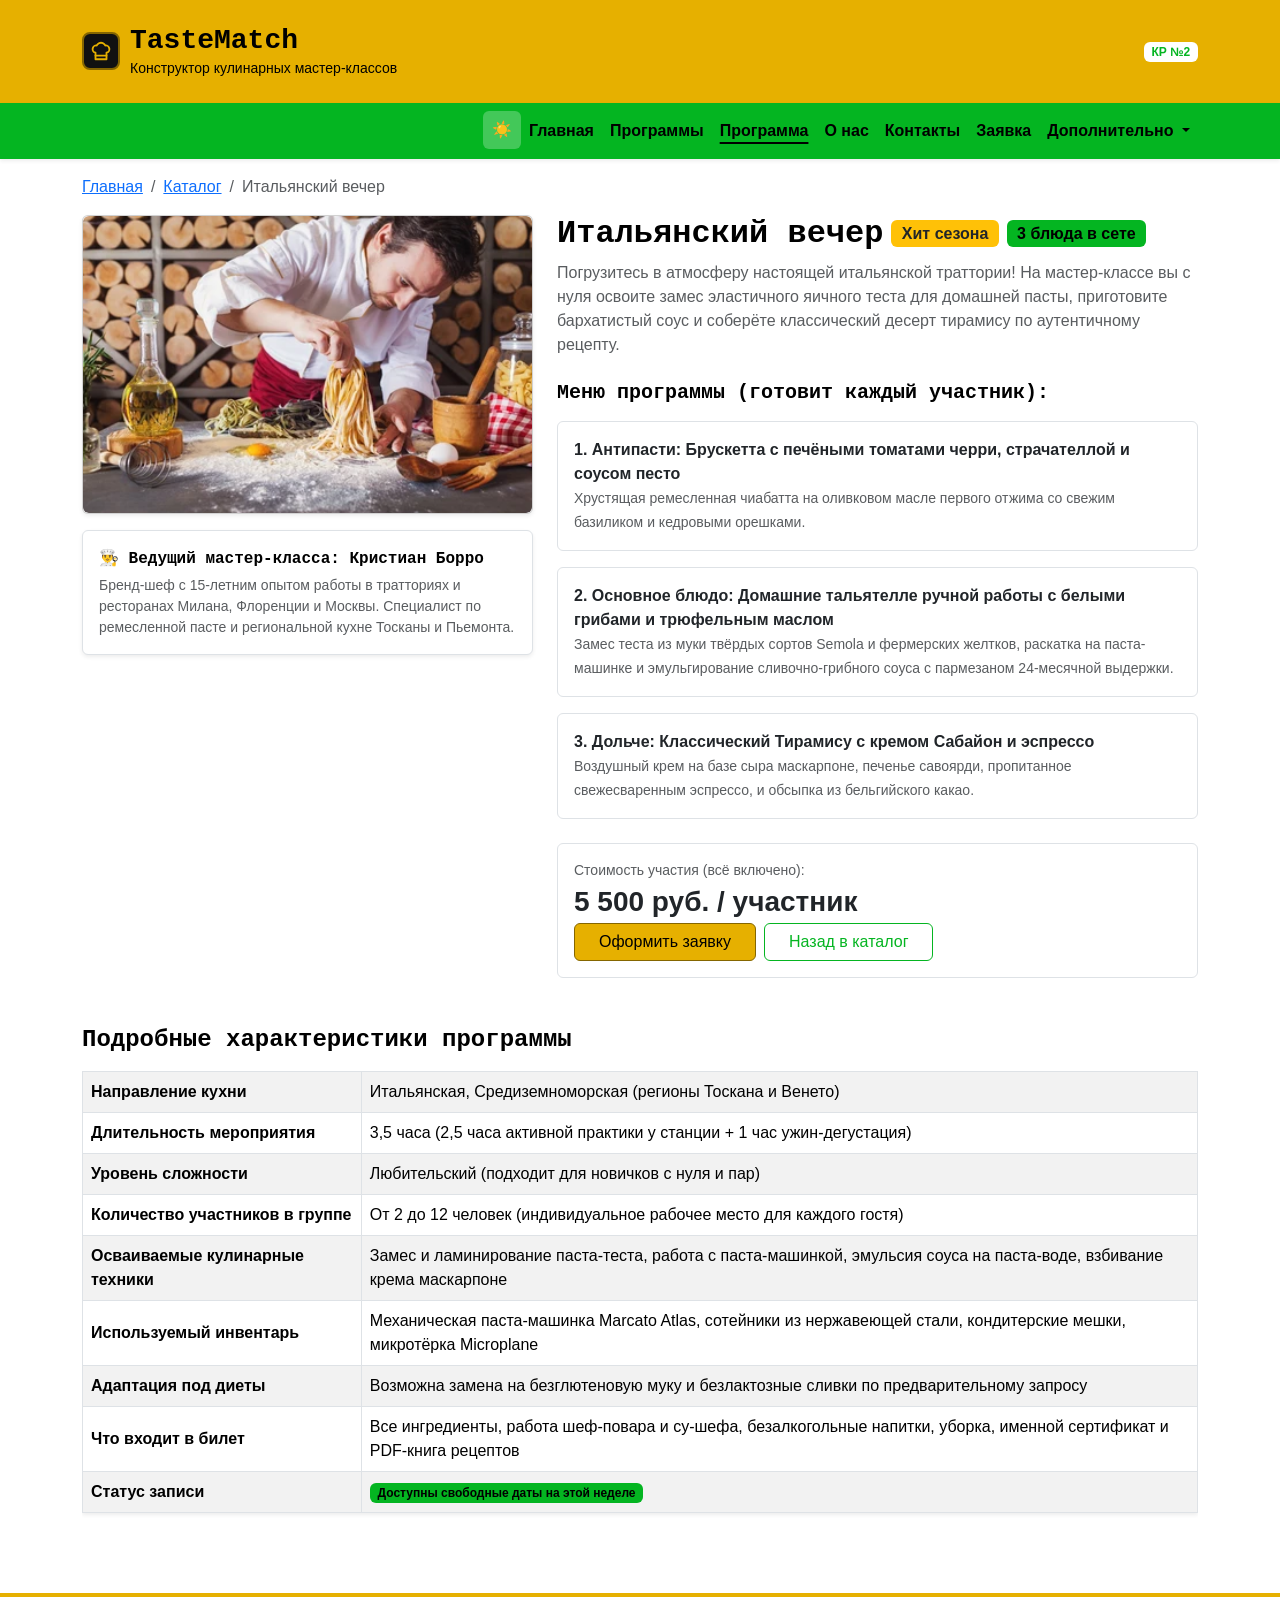
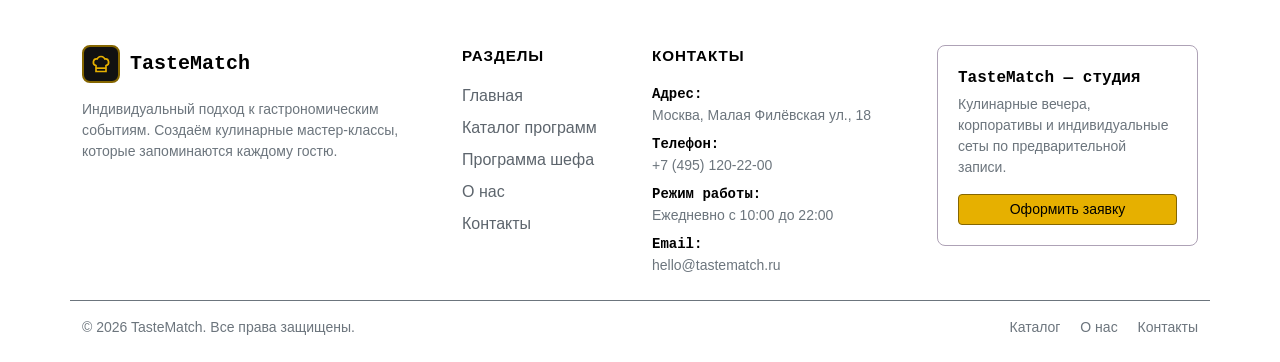
<file: product.html>
<!DOCTYPE html>
<html lang="ru">

<head>
  <meta charset="UTF-8">
  <meta name="viewport" content="width=device-width, initial-scale=1.0">
  <title>Главная — TasteMatch</title>
  <link href="https://cdn.jsdelivr.net/npm/bootstrap@5.3.3/dist/css/bootstrap.min.css" rel="stylesheet">
  <link rel="stylesheet" href="css/custom.css">
</head>

<body>
  <header class="bg-primary py-4">
    <div class="container">
      <div class="row align-items-center">
        <div class="col-12 col-md-8">
          <a href="index.html" class="brand-logo">
            <span class="brand-logo-icon">
              <svg width="22" height="22" viewBox="0 0 24 24" fill="none" stroke="currentColor" stroke-width="2"
                stroke-linecap="round" stroke-linejoin="round">
                <path
                  d="M6 13.87A4 4 0 0 1 7.41 6a5.11 5.11 0 0 1 1.05-1.54 5 5 0 0 1 7.08 0A5.11 5.11 0 0 1 16.59 6 4 4 0 0 1 18 13.87V21H6Z" />
                <line x1="6" y1="17" x2="18" y2="17" />
              </svg>
            </span>
            <div>
              <h1 class="h3 mb-0 main-text">TasteMatch</h1>
              <p class="mb-0 small">Конструктор кулинарных мастер-классов</p>
            </div>
          </a>
        </div>


        <div class="col-12 col-md-4 text-md-end mt-3 mt-md-0">
          <span class="badge bg-white text-primary fs-9">
            КР №2
          </span>
        </div>
      </div>
    </div>
  </header>

  <nav class="navbar navbar-expand-lg bg-secondary sticky-top shadow-sm">
    <div class="container">
      <button class="navbar-toggler" type="button" data-bs-toggle="collapse" data-bs-target="#mainNavbar"
        aria-controls="mainNavbar" aria-expanded="false" aria-label="Переключить навигацию">
        <span class="navbar-toggler-icon"></span>
      </button>

      <div class="collapse navbar-collapse" id="mainNavbar">
        <ul class="navbar-nav ms-auto">
          <div class="ms-lg-3 mt-2 mt-lg-0">
            <button id="themeToggle" class="rounded theme-toggle-btn" type="button" title="Переключить тему"
              aria-label="Переключить тему">
              <span id="themeIcon">☀️</span>
            </button>
          </div>
          <li class="nav-item"><a class="nav-link" href="index.html">Главная</a></li>
          <li class="nav-item"><a class="nav-link" href="catalog.html">Программы</a></li>
          <li class="nav-item"><a class="nav-link active" href="product.html">Программа</a></li>
          <li class="nav-item"><a class="nav-link" href="about.html">О нас</a></li>
          <li class="nav-item"><a class="nav-link" href="contacts.html">Контакты</a></li>
          <li class="nav-item"><a class="nav-link" href="order.html">Заявка</a></li>
          <li class="nav-item dropdown">
            <a class="nav-link dropdown-toggle" href="#" role="button" data-bs-toggle="dropdown" aria-expanded="false">
              Дополнительно
            </a>
            <ul class="dropdown-menu dropdown-menu-end">
              <li><a class="dropdown-item" href="catalog.html">Программы</a></li>
              <li><a class="dropdown-item" href="order.html">Оформить заявку</a></li>
              <li><a class="dropdown-item" href="index.html#popular">Популярное</a></li>
              <li>
                <hr class="dropdown-divider">
              </li>
              <li><a class="dropdown-item" href="about.html">О студии</a></li>
              <li><a class="dropdown-item" href="contacts.html">Как добраться</a></li>
            </ul>
          </li>
        </ul>
      </div>
    </div>
  </nav>

  <main class="container my-3">
    <nav aria-label="breadcrumb">
      <ol class="breadcrumb">
        <li class="breadcrumb-item"><a href="index.html">Главная</a></li>
        <li class="breadcrumb-item"><a href="catalog.html">Каталог</a></li>
        <li class="breadcrumb-item active" aria-current="page">Итальянский вечер</li>
      </ol>
    </nav>

    <div class="row g-4 align-items-start">
      <div class="col-12 col-lg-5">
        <div class="card shadow-sm img-zoom-wrapper mb-3">
          <img class="img-fluid rounded" src="images/italian_evening_image.png" alt="Итальянский вечер">
        </div>
        <div class="p-3 border rounded bg-white shadow-sm">
          <div class="fw-bold main-text mb-1">👨‍🍳 Ведущий мастер-класса: Кристиан Борро</div>
          <p class="small text-muted mb-0">
            Бренд-шеф с 15-летним опытом работы в тратториях и ресторанах Милана, Флоренции и Москвы. Специалист по
            ремесленной пасте и региональной кухне Тосканы и Пьемонта.
          </p>
        </div>
      </div>

      <div class="col-12 col-lg-7">
        <div class="d-flex flex-wrap align-items-center gap-2 mb-2">
          <h1 class="h2 main-text mb-0">Итальянский вечер</h1>
          <span class="badge bg-warning text-dark fs-6">Хит сезона</span>
          <span class="badge bg-success text-dark fs-6">3 блюда в сете</span>
        </div>

        <p class="lead fs-6 text-muted">
          Погрузитесь в атмосферу настоящей итальянской траттории! На мастер-классе вы с нуля освоите замес эластичного
          яичного теста для домашней пасты, приготовите бархатистый соус и соберёте классический десерт тирамису по
          аутентичному рецепту.
        </p>

        <h2 class="h5 main-text mt-4 mb-3">Меню программы (готовит каждый участник):</h2>
        <div class="row g-3 mb-4">
          <div class="col-12">
            <div class="p-3 border rounded bg-white">
              <div class="fw-bold">1. Антипасти: Брускетта с печёными томатами черри, страчателлой и соусом песто</div>
              <small class="text-muted">Хрустящая ремесленная чиабатта на оливковом масле первого отжима со свежим
                базиликом и кедровыми орешками.</small>
            </div>
          </div>
          <div class="col-12">
            <div class="p-3 border rounded bg-white">
              <div class="fw-bold">2. Основное блюдо: Домашние тальятелле ручной работы с белыми грибами и трюфельным
                маслом</div>
              <small class="text-muted">Замес теста из муки твёрдых сортов Semola и фермерских желтков, раскатка на
                паста-машинке и эмульгирование сливочно-грибного соуса с пармезаном 24-месячной выдержки.</small>
            </div>
          </div>
          <div class="col-12">
            <div class="p-3 border rounded bg-white">
              <div class="fw-bold">3. Дольче: Классический Тирамису с кремом Сабайон и эспрессо</div>
              <small class="text-muted">Воздушный крем на базе сыра маскарпоне, печенье савоярди, пропитанное
                свежесваренным эспрессо, и обсыпка из бельгийского какао.</small>
            </div>
          </div>
        </div>

        <div class="d-flex flex-wrap align-items-center justify-content-between p-3 border rounded bg-white mb-4">
          <div>
            <span class="text-muted small d-block">Стоимость участия (всё включено):</span>
            <span class="fs-3 fw-bold">5 500 руб. / участник</span>
          </div>
          <div class="d-flex gap-2 mt-2 mt-sm-0">
            <a class="btn btn-primary px-4" href="order.html">Оформить заявку</a>
            <a class="btn btn-outline-primary px-4" href="catalog.html">Назад в каталог</a>
          </div>
        </div>
      </div>
    </div>

    <section class="mt-4">
      <h2 class="h4 mb-3 main-text">Подробные характеристики программы</h2>

      <div class="table-responsive">
        <table class="table table-striped table-bordered align-middle bg-white shadow-sm">
          <tbody>
            <tr>
              <th scope="row" class="w-25">Направление кухни</th>
              <td>Итальянская, Средиземноморская (регионы Тоскана и Венето)</td>
            </tr>
            <tr>
              <th scope="row">Длительность мероприятия</th>
              <td>3,5 часа (2,5 часа активной практики у станции + 1 час ужин-дегустация)</td>
            </tr>
            <tr>
              <th scope="row">Уровень сложности</th>
              <td>Любительский (подходит для новичков с нуля и пар)</td>
            </tr>
            <tr>
              <th scope="row">Количество участников в группе</th>
              <td>От 2 до 12 человек (индивидуальное рабочее место для каждого гостя)</td>
            </tr>
            <tr>
              <th scope="row">Осваиваемые кулинарные техники</th>
              <td>Замес и ламинирование паста-теста, работа с паста-машинкой, эмульсия соуса на паста-воде, взбивание
                крема маскарпоне</td>
            </tr>
            <tr>
              <th scope="row">Используемый инвентарь</th>
              <td>Механическая паста-машинка Marcato Atlas, сотейники из нержавеющей стали, кондитерские мешки,
                микротёрка Microplane</td>
            </tr>
            <tr>
              <th scope="row">Адаптация под диеты</th>
              <td>Возможна замена на безглютеновую муку и безлактозные сливки по предварительному запросу</td>
            </tr>
            <tr>
              <th scope="row">Что входит в билет</th>
              <td>Все ингредиенты, работа шеф-повара и су-шефа, безалкогольные напитки, уборка, именной сертификат и
                PDF-книга рецептов</td>
            </tr>
            <tr>
              <th scope="row">Статус записи</th>
              <td><span class="badge bg-success text-dark">Доступны свободные даты на этой неделе</span></td>
            </tr>
          </tbody>
        </table>
      </div>
    </section>
  </main>


  <footer class="custom-footer pt-5 pb-4 mt-5">
    <div class="container">
      <div class="row g-4 pb-4 border-bottom border-secondary">
        <div class="col-12 col-lg-4">
          <a href="index.html" class="brand-logo mb-3">
            <span class="brand-logo-icon">
              <svg width="20" height="20" viewBox="0 0 24 24" fill="none" stroke="currentColor" stroke-width="2">
                <path
                  d="M6 13.87A4 4 0 0 1 7.41 6a5.11 5.11 0 0 1 1.05-1.54 5 5 0 0 1 7.08 0A5.11 5.11 0 0 1 16.59 6 4 4 0 0 1 18 13.87V21H6Z" />
                <line x1="6" y1="17" x2="18" y2="17" />
              </svg>
            </span>
            <span class="h5 mb-0 main-text">TasteMatch</span>
          </a>
          <p class="text-secondary small mb-3">
            Индивидуальный подход к гастрономическим событиям. Создаём кулинарные мастер-классы, которые запоминаются
            каждому гостю.
          </p>
        </div>

        <div class="col-6 col-md-4 col-lg-2">
          <div class="footer-title">Разделы</div>
          <ul class="list-unstyled mb-0">
            <li><a class="footer-link" href="index.html">Главная</a></li>
            <li><a class="footer-link" href="catalog.html">Каталог программ</a></li>
            <li><a class="footer-link" href="product.html">Программа шефа</a></li>
            <li><a class="footer-link" href="about.html">О нас</a></li>
            <li><a class="footer-link" href="contacts.html">Контакты</a></li>
          </ul>
        </div>

        <div class="col-6 col-md-4 col-lg-3">
          <div class="footer-title">Контакты</div>
          <ul class="list-unstyled small text-secondary mb-0">
            <li class="mb-2"><strong class="d-block main-text">Адрес:</strong> Москва, Малая Филёвская ул., 18</li>
            <li class="mb-2"><strong class="d-block main-text">Телефон:</strong> +7 (495) 120-22-00</li>
            <li class="mb-2"><strong class="d-block main-text">Режим работы:</strong> Ежедневно с 10:00 до 22:00</li>
            <li><strong class="d-block main-text">Email:</strong> hello@tastematch.ru</li>
          </ul>
        </div>

        <div class="col-12 col-md-4 col-lg-3">
          <div class="footer-contact-box">
            <div class="fw-bold mb-1 main-text">TasteMatch — студия</div>
            <p class="small text-secondary mb-3">
              Кулинарные вечера, корпоративы и индивидуальные сеты по предварительной записи.
            </p>
            <a href="order.html" class="btn btn-primary btn-sm w-100">Оформить заявку</a>
          </div>
        </div>
      </div>

      <div class="d-flex flex-column flex-md-row justify-content-between align-items-center pt-3 small text-secondary">
        <p class="mb-2 mb-md-0">&copy; 2026 TasteMatch. Все права защищены.</p>
        <div>
          <a class="text-secondary text-decoration-none me-3" href="catalog.html">Каталог</a>
          <a class="text-secondary text-decoration-none me-3" href="about.html">О нас</a>
          <a class="text-secondary text-decoration-none" href="contacts.html">Контакты</a>
        </div>
      </div>
    </div>
  </footer>

  <script src="https://cdn.jsdelivr.net/npm/bootstrap@5.3.3/dist/js/bootstrap.bundle.min.js"></script>
  <script src="js/toggle_theme.js"></script>
</body>

</html>
</file>
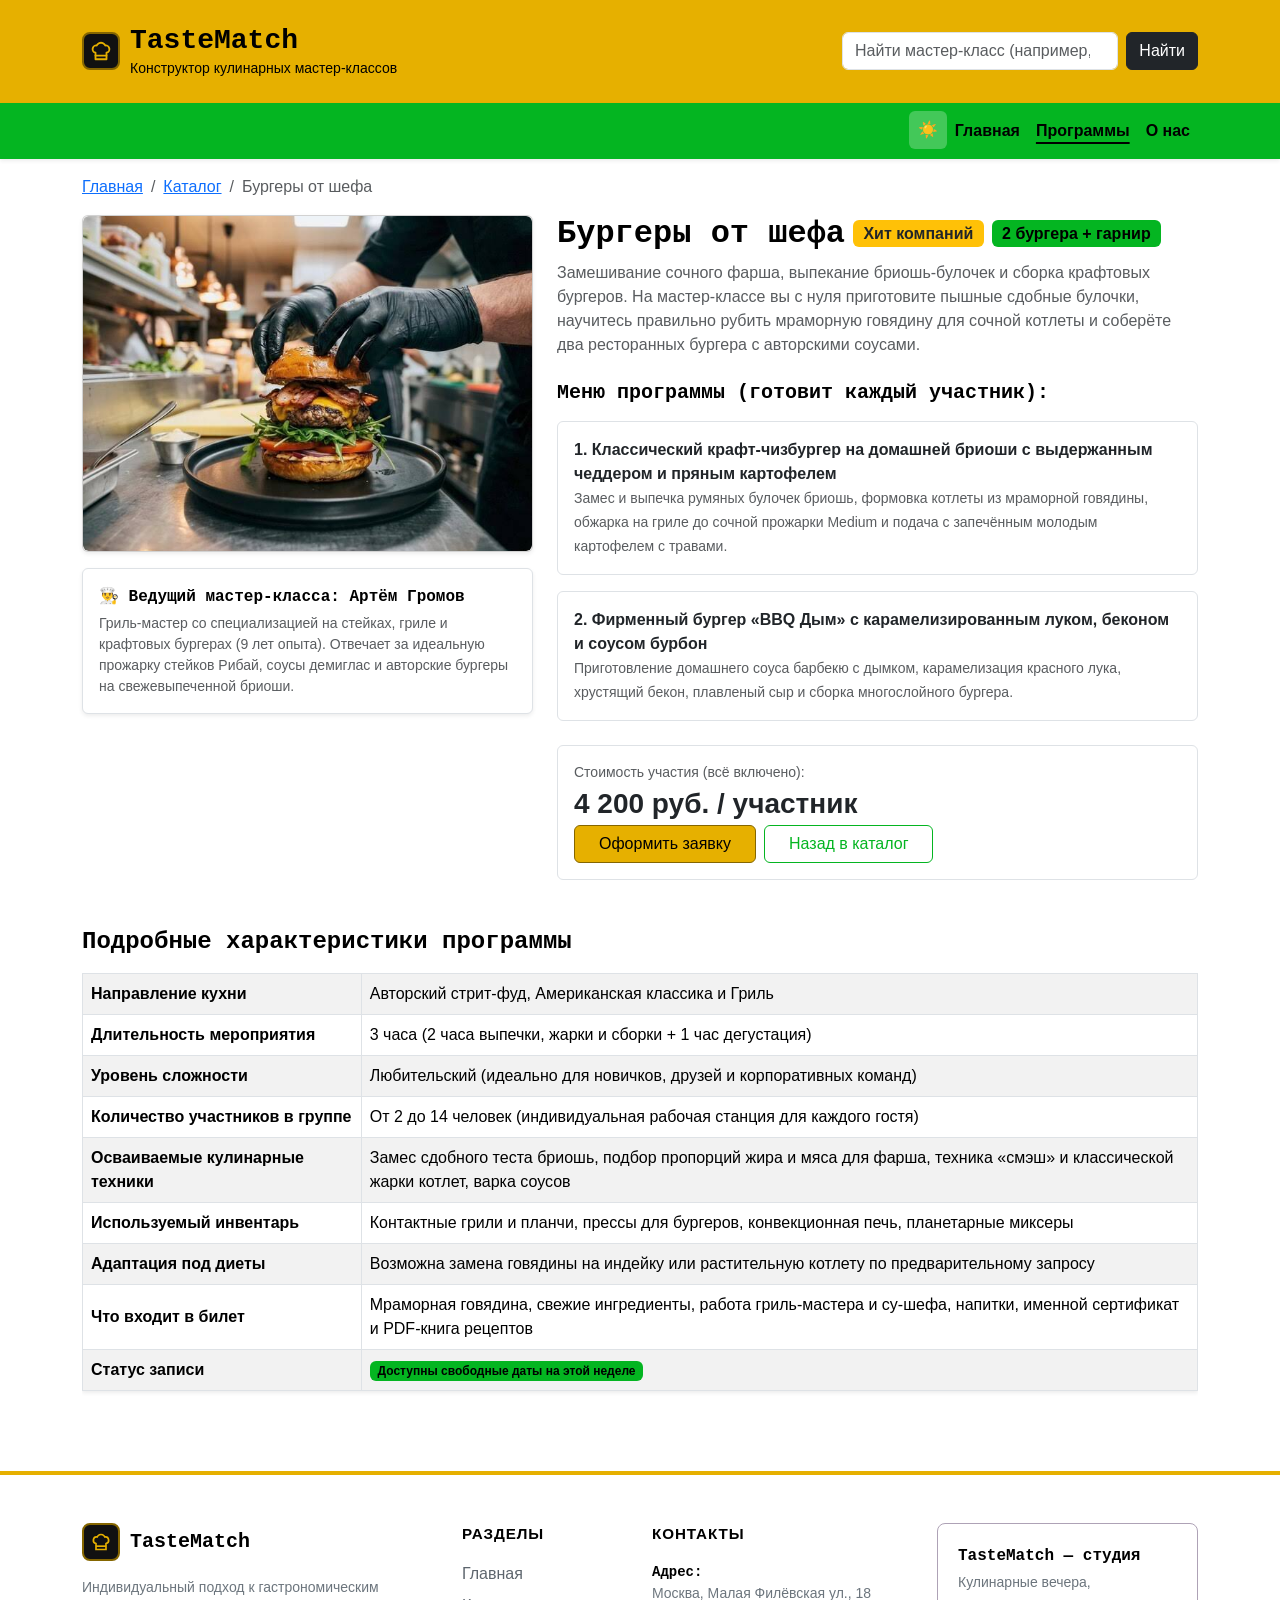
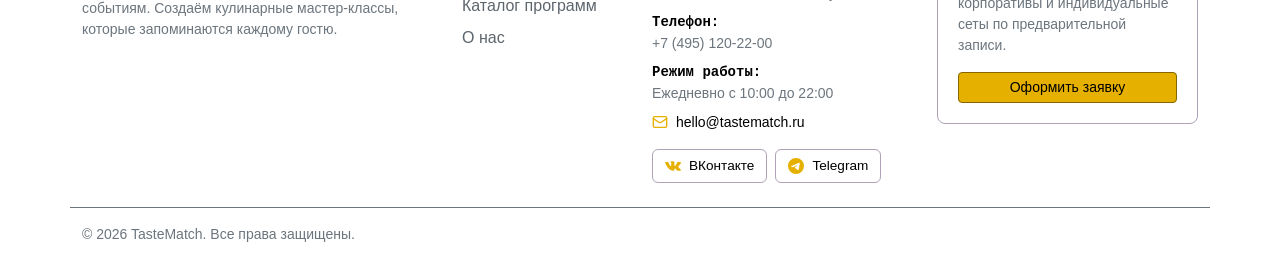
<file: programms/burgers_page.html>
<!DOCTYPE html>
<html lang="ru">

<head>
  <meta charset="UTF-8">
  <meta name="viewport" content="width=device-width, initial-scale=1.0">
  <title>Римская пицца и фокачча — TasteMatch</title>
  <link href="https://cdn.jsdelivr.net/npm/bootstrap@5.3.3/dist/css/bootstrap.min.css" rel="stylesheet">
  <link rel="stylesheet" href="../css/custom.css">
</head>

<body>
  <header class="bg-primary py-4">
    <div class="container">
      <div class="row align-items-center">
        <div class="col-12 col-md-8">
          <a href="../index.html" class="brand-logo">
            <span class="brand-logo-icon">
              <svg width="22" height="22" viewBox="0 0 24 24" fill="none" stroke="currentColor" stroke-width="2"
                stroke-linecap="round" stroke-linejoin="round">
                <path
                  d="M6 13.87A4 4 0 0 1 7.41 6a5.11 5.11 0 0 1 1.05-1.54 5 5 0 0 1 7.08 0A5.11 5.11 0 0 1 16.59 6 4 4 0 0 1 18 13.87V21H6Z" />
                <line x1="6" y1="17" x2="18" y2="17" />
              </svg>
            </span>
            <div>
              <h1 class="h3 mb-0 main-text">TasteMatch</h1>
              <p class="mb-0 small">Конструктор кулинарных мастер-классов</p>
            </div>
          </a>
        </div>

        <div class="col-12 col-md-4">
          <form id="siteSearchForm" class="d-flex" role="search">
            <input id="siteSearchInput" class="form-control me-2" type="search"
              placeholder="Найти мастер-класс (например, том ям, стейк)..." aria-label="Поиск по программам">
            <button class="btn btn-dark" type="submit">Найти</button>
          </form>
        </div>
      </div>
    </div>
  </header>

  <nav class="navbar navbar-expand-lg bg-secondary sticky-top shadow-sm">
    <div class="container">
      <div class="collapse navbar-collapse" id="mainNavbar">
        <ul class="navbar-nav ms-auto">
          <div class="ms-lg-3 mt-2 mt-lg-0">
            <button id="themeToggle" class="rounded theme-toggle-btn" type="button" title="Переключить тему"
              aria-label="Переключить тему">
              <span id="themeIcon">☀️</span>
            </button>
          </div>
          <li class="nav-item"><a class="nav-link" href="../index.html">Главная</a></li>
          <li class="nav-item"><a class="nav-link active" href="../catalog.html">Программы</a></li>
          <li class="nav-item"><a class="nav-link" href="../about.html">О нас</a></li>
        </ul>
      </div>
    </div>
  </nav>

  <main class="container my-3">
    <nav aria-label="breadcrumb">
      <ol class="breadcrumb">
        <li class="breadcrumb-item"><a href="../index.html">Главная</a></li>
        <li class="breadcrumb-item"><a href="../catalog.html">Каталог</a></li>
        <li class="breadcrumb-item active" aria-current="page">Бургеры от шефа</li>
      </ol>
    </nav>

    <div class="row g-4 align-items-start">
      <div class="col-12 col-lg-5">
        <div class="card shadow-sm img-zoom-wrapper mb-3">
          <img class="img-fluid rounded" src="../images/programms_pages/burgers.jpeg" alt="Бургеры от шефа">
        </div>
        <div class="p-3 border rounded bg-white shadow-sm">
          <div class="fw-bold main-text mb-1">👨‍🍳 Ведущий мастер-класса: Артём Громов</div>
          <p class="small text-muted mb-0">
            Гриль-мастер со специализацией на стейках, гриле и крафтовых бургерах (9 лет опыта). Отвечает за идеальную
            прожарку стейков Рибай, соусы демиглас и авторские бургеры на свежевыпеченной бриоши.
          </p>
        </div>
      </div>

      <div class="col-12 col-lg-7">
        <div class="d-flex flex-wrap align-items-center gap-2 mb-2">
          <h1 class="h2 main-text mb-0">Бургеры от шефа</h1>
          <span class="badge bg-warning text-dark fs-6">Хит компаний</span>
          <span class="badge bg-success text-dark fs-6">2 бургера + гарнир</span>
        </div>

        <p class="lead fs-6 text-muted">
          Замешивание сочного фарша, выпекание бриошь-булочек и сборка крафтовых бургеров. На мастер-классе вы с нуля
          приготовите пышные сдобные булочки, научитесь правильно рубить мраморную говядину для сочной котлеты и
          соберёте два ресторанных бургера с авторскими соусами.
        </p>

        <h2 class="h5 main-text mt-4 mb-3">Меню программы (готовит каждый участник):</h2>
        <div class="row g-3 mb-4">
          <div class="col-12">
            <div class="p-3 border rounded bg-white">
              <div class="fw-bold">1. Классический крафт-чизбургер на домашней бриоши с выдержанным чеддером и пряным
                картофелем</div>
              <small class="text-muted">Замес и выпечка румяных булочек бриошь, формовка котлеты из мраморной говядины,
                обжарка на гриле до сочной прожарки Medium и подача с запечённым молодым картофелем с травами.</small>
            </div>
          </div>
          <div class="col-12">
            <div class="p-3 border rounded bg-white">
              <div class="fw-bold">2. Фирменный бургер «BBQ Дым» с карамелизированным луком, беконом и соусом бурбон
              </div>
              <small class="text-muted">Приготовление домашнего соуса барбекю с дымком, карамелизация красного лука,
                хрустящий бекон, плавленый сыр и сборка многослойного бургера.</small>
            </div>
          </div>
        </div>

        <div class="d-flex flex-wrap align-items-center justify-content-between p-3 border rounded bg-white mb-4">
          <div>
            <span class="text-muted small d-block">Стоимость участия (всё включено):</span>
            <span class="fs-3 fw-bold">4 200 руб. / участник</span>
          </div>
          <div class="d-flex gap-2 mt-2 mt-sm-0">
            <a class="btn btn-primary px-4" href="../order.html">Оформить заявку</a>
            <a class="btn btn-outline-primary px-4" href="../catalog.html">Назад в каталог</a>
          </div>
        </div>
      </div>
    </div>

    <section class="mt-4">
      <h2 class="h4 mb-3 main-text">Подробные характеристики программы</h2>

      <div class="table-responsive">
        <table class="table table-striped table-bordered align-middle bg-white shadow-sm">
          <tbody>
            <tr>
              <th scope="row" class="w-25">Направление кухни</th>
              <td>Авторский стрит-фуд, Американская классика и Гриль</td>
            </tr>
            <tr>
              <th scope="row">Длительность мероприятия</th>
              <td>3 часа (2 часа выпечки, жарки и сборки + 1 час дегустация)</td>
            </tr>
            <tr>
              <th scope="row">Уровень сложности</th>
              <td>Любительский (идеально для новичков, друзей и корпоративных команд)</td>
            </tr>
            <tr>
              <th scope="row">Количество участников в группе</th>
              <td>От 2 до 14 человек (индивидуальная рабочая станция для каждого гостя)</td>
            </tr>
            <tr>
              <th scope="row">Осваиваемые кулинарные техники</th>
              <td>Замес сдобного теста бриошь, подбор пропорций жира и мяса для фарша, техника «смэш» и классической
                жарки котлет, варка соусов</td>
            </tr>
            <tr>
              <th scope="row">Используемый инвентарь</th>
              <td>Контактные грили и планчи, прессы для бургеров, конвекционная печь, планетарные миксеры</td>
            </tr>
            <tr>
              <th scope="row">Адаптация под диеты</th>
              <td>Возможна замена говядины на индейку или растительную котлету по предварительному запросу</td>
            </tr>
            <tr>
              <th scope="row">Что входит в билет</th>
              <td>Мраморная говядина, свежие ингредиенты, работа гриль-мастера и су-шефа, напитки, именной сертификат и
                PDF-книга рецептов</td>
            </tr>
            <tr>
              <th scope="row">Статус записи</th>
              <td><span class="badge bg-success text-dark">Доступны свободные даты на этой неделе</span></td>
            </tr>
          </tbody>
        </table>
      </div>
    </section>
  </main>

  <footer class="custom-footer pt-5 pb-4 mt-5">
    <div class="container">
      <div class="row g-4 pb-4 border-bottom border-secondary">
        <div class="col-12 col-lg-4">
          <a href="../index.html" class="brand-logo mb-3">
            <span class="brand-logo-icon">
              <svg width="20" height="20" viewBox="0 0 24 24" fill="none" stroke="currentColor" stroke-width="2">
                <path
                  d="M6 13.87A4 4 0 0 1 7.41 6a5.11 5.11 0 0 1 1.05-1.54 5 5 0 0 1 7.08 0A5.11 5.11 0 0 1 16.59 6 4 4 0 0 1 18 13.87V21H6Z" />
                <line x1="6" y1="17" x2="18" y2="17" />
              </svg>
            </span>
            <span class="h5 mb-0 main-text">TasteMatch</span>
          </a>
          <p class="text-secondary small mb-3">
            Индивидуальный подход к гастрономическим событиям. Создаём кулинарные мастер-классы, которые запоминаются
            каждому гостю.
          </p>
        </div>

        <div class="col-6 col-md-4 col-lg-2">
          <div class="footer-title">Разделы</div>
          <ul class="list-unstyled mb-0">
            <li><a class="footer-link" href="../index.html">Главная</a></li>
            <li><a class="footer-link" href="../catalog.html">Каталог программ</a></li>
            <li><a class="footer-link" href="../about.html">О нас</a></li>
          </ul>
        </div>

        <div class="col-6 col-md-4 col-lg-3">
          <div class="footer-title">Контакты</div>
          <ul class="list-unstyled small text-secondary mb-3">
            <li class="mb-2"><strong class="main-text d-block">Адрес:</strong> Москва, Малая Филёвская ул., 18</li>
            <li class="mb-2"><strong class="main-text d-block">Телефон:</strong> +7 (495) 120-22-00</li>
            <li class="mb-2"><strong class="main-text d-block">Режим работы:</strong> Ежедневно с 10:00 до 22:00</li>
            <li class="d-flex align-items-center gap-2 mt-2">
              <svg width="16" height="16" viewBox="0 0 24 24" fill="none" stroke="#e6b000" stroke-width="2"
                stroke-linecap="round" stroke-linejoin="round">
                <rect width="20" height="16" x="2" y="4" rx="2" />
                <path d="m22 7-8.97 5.7a1.94 1.94 0 0 1-2.06 0L2 7" />
              </svg>
              <a href="../mailto:hello@tastematch.ru" class="text-decoration-none">hello@tastematch.ru</a>
            </li>
          </ul>

          <div class="d-flex flex-wrap gap-2">
            <a href="../https://vk.com" target="_blank" rel="noopener" class="social-footer-btn">
              <svg width="16" height="16" viewBox="0 0 24 24" fill="#e6b000">
                <path
                  d="M13.162 18.994c.609 0 .858-.406.851-.915-.031-1.917.714-2.949 2.059-1.604 1.488 1.488 1.796 2.519 3.603 2.519h3.2c.808 0 1.126-.26 1.126-.668 0-.863-1.421-2.386-2.625-3.504-1.686-1.565-1.765-1.602-.313-3.486 1.801-2.339 4.157-5.336 2.073-5.336h-3.981c-.772 0-.828.435-1.103 1.083-.995 2.347-2.886 5.387-3.604 4.922-.751-.485-.407-2.406-.35-5.261.015-.754.011-1.271-1.141-1.539-.629-.145-1.241-.205-1.809-.205-2.273 0-3.841.953-2.95 1.119 1.571.293 1.42 3.692 1.054 5.16-.638 2.556-3.036-2.024-4.035-4.305-.241-.548-.315-.974-1.175-.974h-3.255c-.492 0-.787.16-.787.516 0 .602 2.96 6.72 5.786 9.77 2.756 2.975 5.48 2.708 7.376 2.708z" />
              </svg>
              <span class="text-black">ВКонтакте</span>
            </a>

            <a href="../https://t.me" target="_blank" rel="noopener" class="social-footer-btn">
              <svg width="16" height="16" viewBox="0 0 24 24" fill="#e6b000">
                <path
                  d="M11.944 0A12 12 0 0 0 0 12a12 12 0 0 0 12 12 12 12 0 0 0 12-12A12 12 0 0 0 12 0a12 12 0 0 0-.056 0zm4.962 7.224c.1-.002.321.023.465.14a.506.506 0 0 1 .171.325c.016.093.036.306.02.472-.18 1.898-.962 6.502-1.36 8.627-.168.9-.499 1.201-.82 1.23-.696.065-1.225-.46-1.9-.902-1.056-.693-1.653-1.124-2.678-1.8-1.185-.78-.417-1.21.258-1.91.177-.184 3.247-2.977 3.307-3.23.007-.032.014-.15-.056-.212s-.174-.041-.249-.024c-.106.024-1.793 1.14-5.061 3.345-.48.33-.913.49-1.302.48-.428-.008-1.252-.241-1.865-.44-.752-.245-1.349-.374-1.297-.789.027-.216.325-.437.893-.663 3.498-1.524 5.83-2.529 6.998-3.014 3.332-1.386 4.025-1.627 4.476-1.635z" />
              </svg>
              <span class="text-black">Telegram</span>
            </a>
          </div>
        </div>

        <div class="col-12 col-md-4 col-lg-3">
          <div class="footer-contact-box">
            <div class="fw-bold mb-1 main-text">TasteMatch — студия</div>
            <p class="small text-secondary mb-3">
              Кулинарные вечера, корпоративы и индивидуальные сеты по предварительной записи.
            </p>
            <a href="../order.html" class="btn btn-primary btn-sm w-100">Оформить заявку</a>
          </div>
        </div>
      </div>

      <div class="d-flex flex-column flex-md-row justify-content-between align-items-center pt-3 small text-secondary">
        <p class="mb-2 mb-md-0">&copy; 2026 TasteMatch. Все права защищены.</p>
      </div>
    </div>
  </footer>

  <script src="https://cdn.jsdelivr.net/npm/bootstrap@5.3.3/dist/js/bootstrap.bundle.min.js"></script>
  <script src="../js/toggle_theme.js"></script>
  <script src="../js/search.js"></script>
</body>

</html>
</file>
<file: css/custom.css>
:root {
  --primary-color: #e6b000;
  --primary-border-color: #856600;
  --secondary-color: #04b521;
  --text-color: black;
  --link-text-color: #5d656d;
  --bg-page: white;
  --bg-card: white;
  --border-card: #aea2b6;
  --bg-color: white;
}

[data-bs-theme="dark"] {
  --primary-color: #ba8f04;
  --primary-border-color: #523f02;
  --secondary-color: #018c19;
  --text-color: #d0d0d0;
  --link-text-color: #adb5bd;
  --bg-page: #121417;
  --bg-card: #0c0f14;
  --border-card: #3f454d;
}

body,
.bg-white,
.border,
.dropdown-menu,
.btn,
header,
footer {
  transition: background-color 0.35s ease, color 0.35s ease, border-color 0.35s ease;
}

body {
  min-height: 100vh;
  display: flex;
  flex-direction: column;
  font-family: 'Trebuchet MS', sans-serif;
  background-color: var(--bg-page);
}

[data-bs-theme="dark"] .bg-white {
  background-color: var(--bg-page) !important;
  color: var(--text-color) !important;
}

.theme-toggle-btn {
  width: 38px;
  height: 38px;
  border: none;
  background-color: rgba(255, 255, 255, 0.25);
  display: inline-flex;
  align-items: center;
  justify-content: center;
  transition: transform 0.3s ease, background-color 0.3s ease;
}

.theme-toggle-btn:hover {
  transform: rotate(-8deg) scale(1.08);
}

.placeholder-box {
  min-height: 240px;
}

.placeholder-image {
  min-height: 320px;
}

.card-img-top {
  height: 220px;
  object-fit: cover;
}

.bg-primary,
.btn-primary {
  color: var(--text-color) !important;
  background-color: var(--primary-color) !important;
}

.main-text {
  font-family: 'Courier New', Courier !important;
  font-weight: 800 !important;
  color: var(--text-color)
}

.bg-secondary {
  background-color: var(--secondary-color) !important;
}

.btn-primary {
  border-color: var(--primary-border-color) !important;
}

.btn-outline-primary,
.text-primary {
  border-color: var(--secondary-color) !important;
  color: var(--secondary-color) !important;
}

.btn-outline-primary:hover,
.btn-outline-primary:focus,
.dropdown-item:focus,
.bg-success {
  background-color: var(--secondary-color) !important;
  color: var(--text-color) !important;
}

.form-check-input:hover {
  cursor: pointer;
}

.brand-logo {
  display: inline-flex;
  align-items: center;
  gap: 10px;
  text-decoration: none;
  color: var(--text-color)
}

.brand-logo-icon {
  width: 38px;
  height: 38px;
  background-color: #111;
  color: var(--primary-color);
  border: 2px solid var(--primary-border-color);
  border-radius: 8px;
  display: inline-flex;
  align-items: center;
  justify-content: center;
  transition: transform 0.3s ease, background-color 0.3s ease;
}

.brand-logo:hover .brand-logo-icon {
  transform: rotate(-8deg) scale(1.08);
}

.navbar .nav-link {
  color: var(--text-color) !important;
  font-weight: 600;
}

.navbar .nav-link.active {
  text-decoration: underline;
  text-underline-offset: 6px;
  text-decoration-thickness: 2px;
}

@keyframes fadeInUp {
  from {
    opacity: 0;
    transform: translateY(20px);
  }

  to {
    opacity: 1;
    transform: translateY(0);
  }
}

.animate-fade-up {
  animation: fadeInUp 0.6s ease-out forwards;
}

.delay-1 {
  animation-delay: 0.12s;
}

.delay-2 {
  animation-delay: 0.24s;
}

.hover-card {
  background-color: var(--bg-card) !important;
  transition: transform 0.3s ease, box-shadow 0.3s ease, border-color 0.3s ease;
}

.hover-card:hover {
  transform: translateY(-6px);
  box-shadow: 0 12px 24px rgba(0, 0, 0, 0.5) !important;
  border-color: var(--primary-color) !important;
}

.img-zoom-wrapper {
  overflow: hidden;
  border-radius: 0.375rem;
}

.img-zoom-wrapper img {
  transition: transform 0.5s ease;
}

.img-zoom-wrapper:hover img {
  transform: scale(1.04);
}

.custom-footer {
  background-color: var(--bg-page);
  color: var(--text-color);
  border-top: 4px solid var(--primary-color);
}

.custom-footer .footer-title {
  font-size: 0.95rem;
  text-transform: uppercase;
  letter-spacing: 0.06em;
  font-weight: 700;
  margin-bottom: 1rem;
}

.custom-footer .footer-link {
  color: var(--link-text-color);
  text-decoration: none;
  display: inline-block;
  margin-bottom: 0.5rem;
  transition: color 0.2s ease, transform 0.2s ease;
}

.custom-footer .footer-link:hover {
  color: var(--primary-color);
  transform: translateX(4px);
}

.custom-footer .footer-contact-box {
  background-color: var(--bg-card);
  border: 1px solid var(--border-card);
  border-radius: 8px;
  padding: 1.25rem;
}

.stat-box {
  border-left: 4px solid var(--secondary-color);
  padding-left: 1rem;
}

.sticky-filter-bar {
  position: sticky;
  top: 62px;
  z-index: 1010;
  backdrop-filter: blur(8px);
}

.social-footer-btn {
  display: inline-flex;
  align-items: center;
  gap: 8px;
  padding: 6px 12px;
  background-color: var(--bg-color);
  border: 1px solid var(--border-card);
  border-radius: 6px;
  color: var(--text-color);
  text-decoration: none;
  font-size: 0.85rem;
  transition: all 0.25s ease;
}

.social-footer-btn:hover {
  border-color: var(--primary-color);
  color: var(--primary-color);
  transform: translateY(-2px);
}

.text-decoration-none {
  color: var(--text-color);
}
</file>
